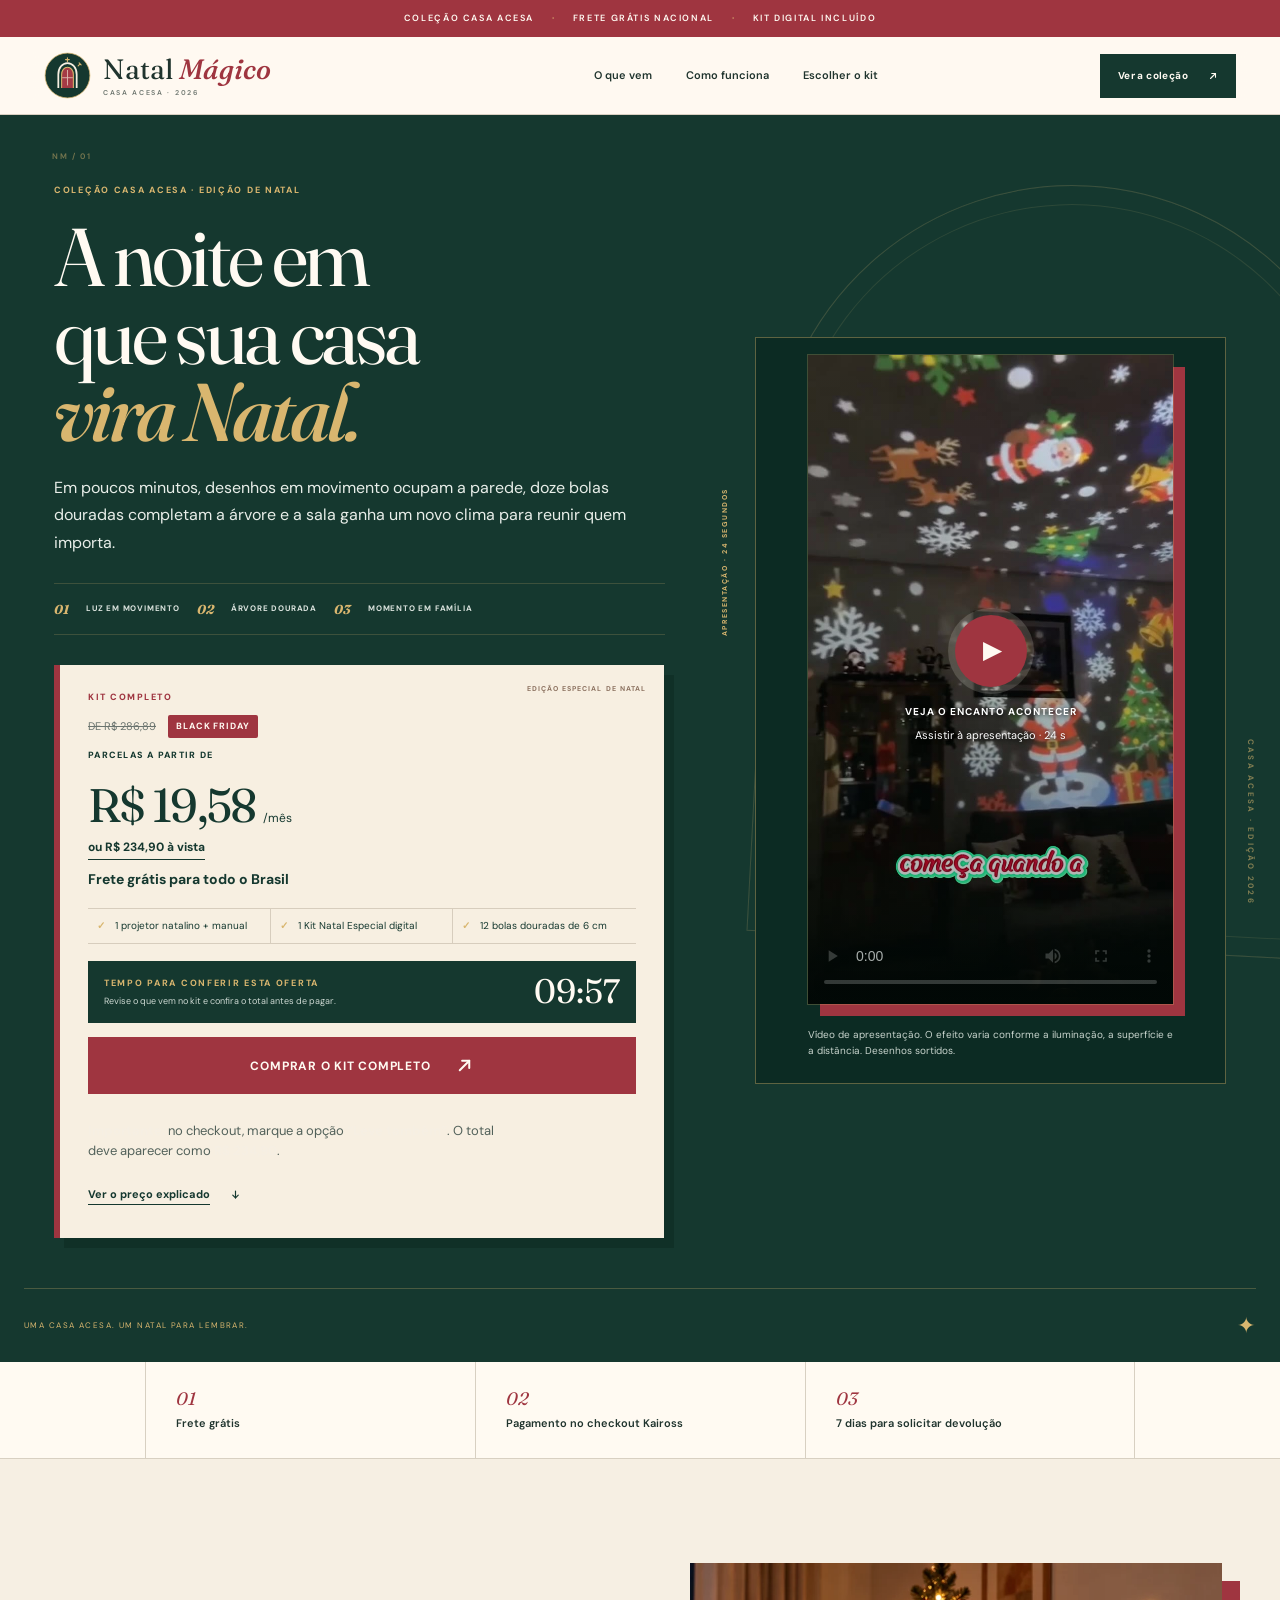
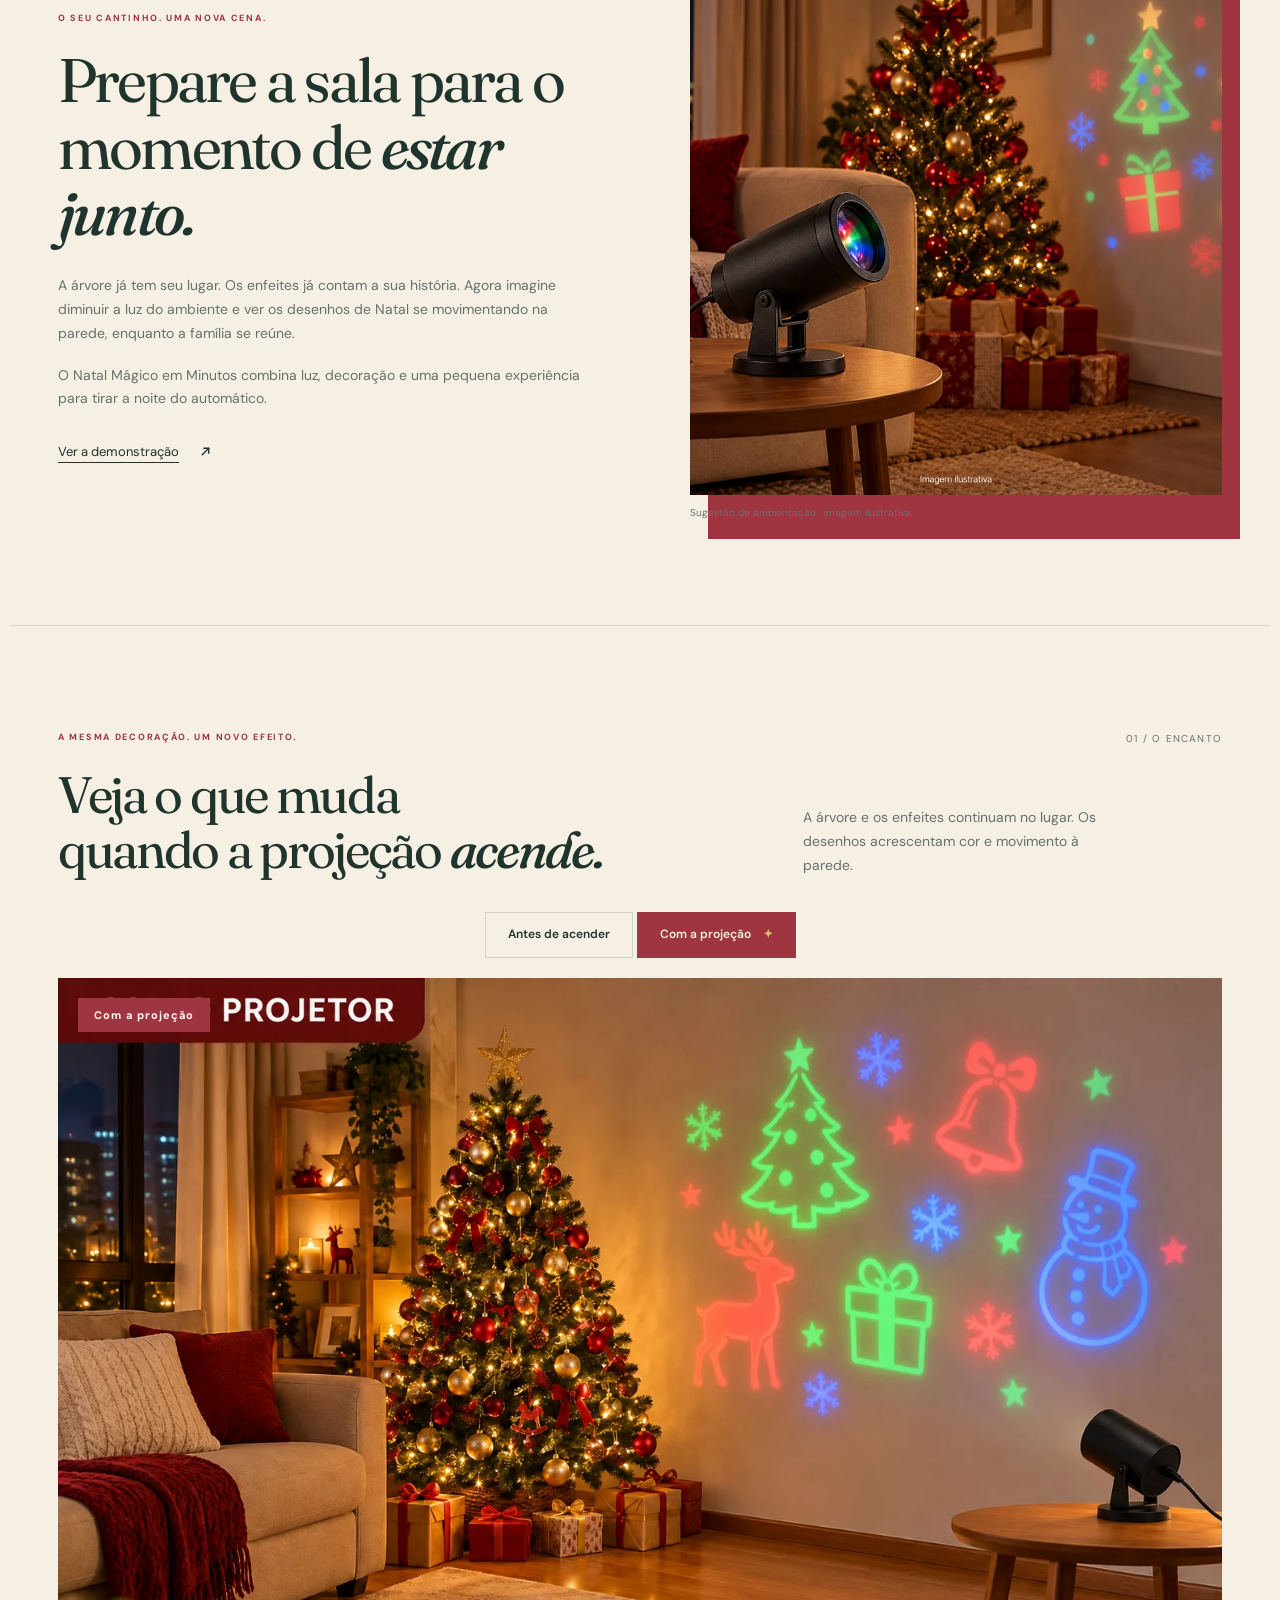
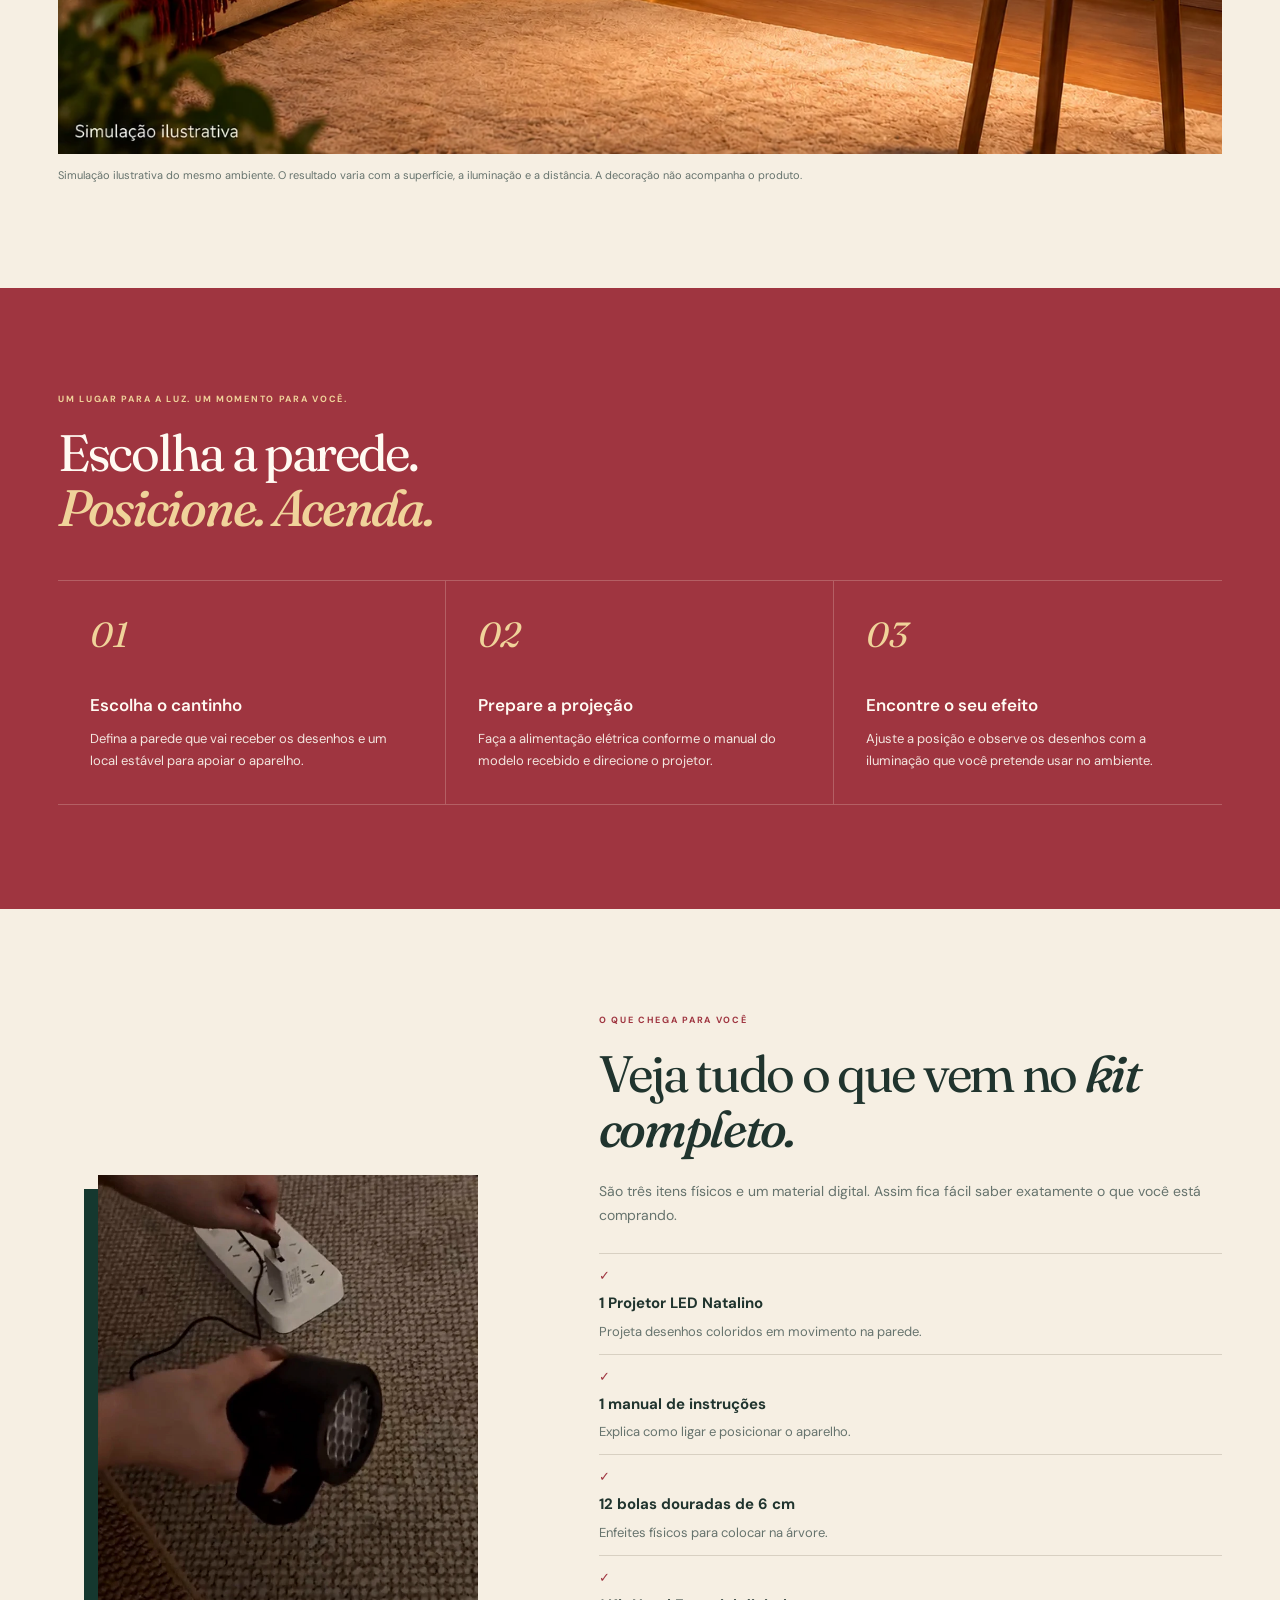
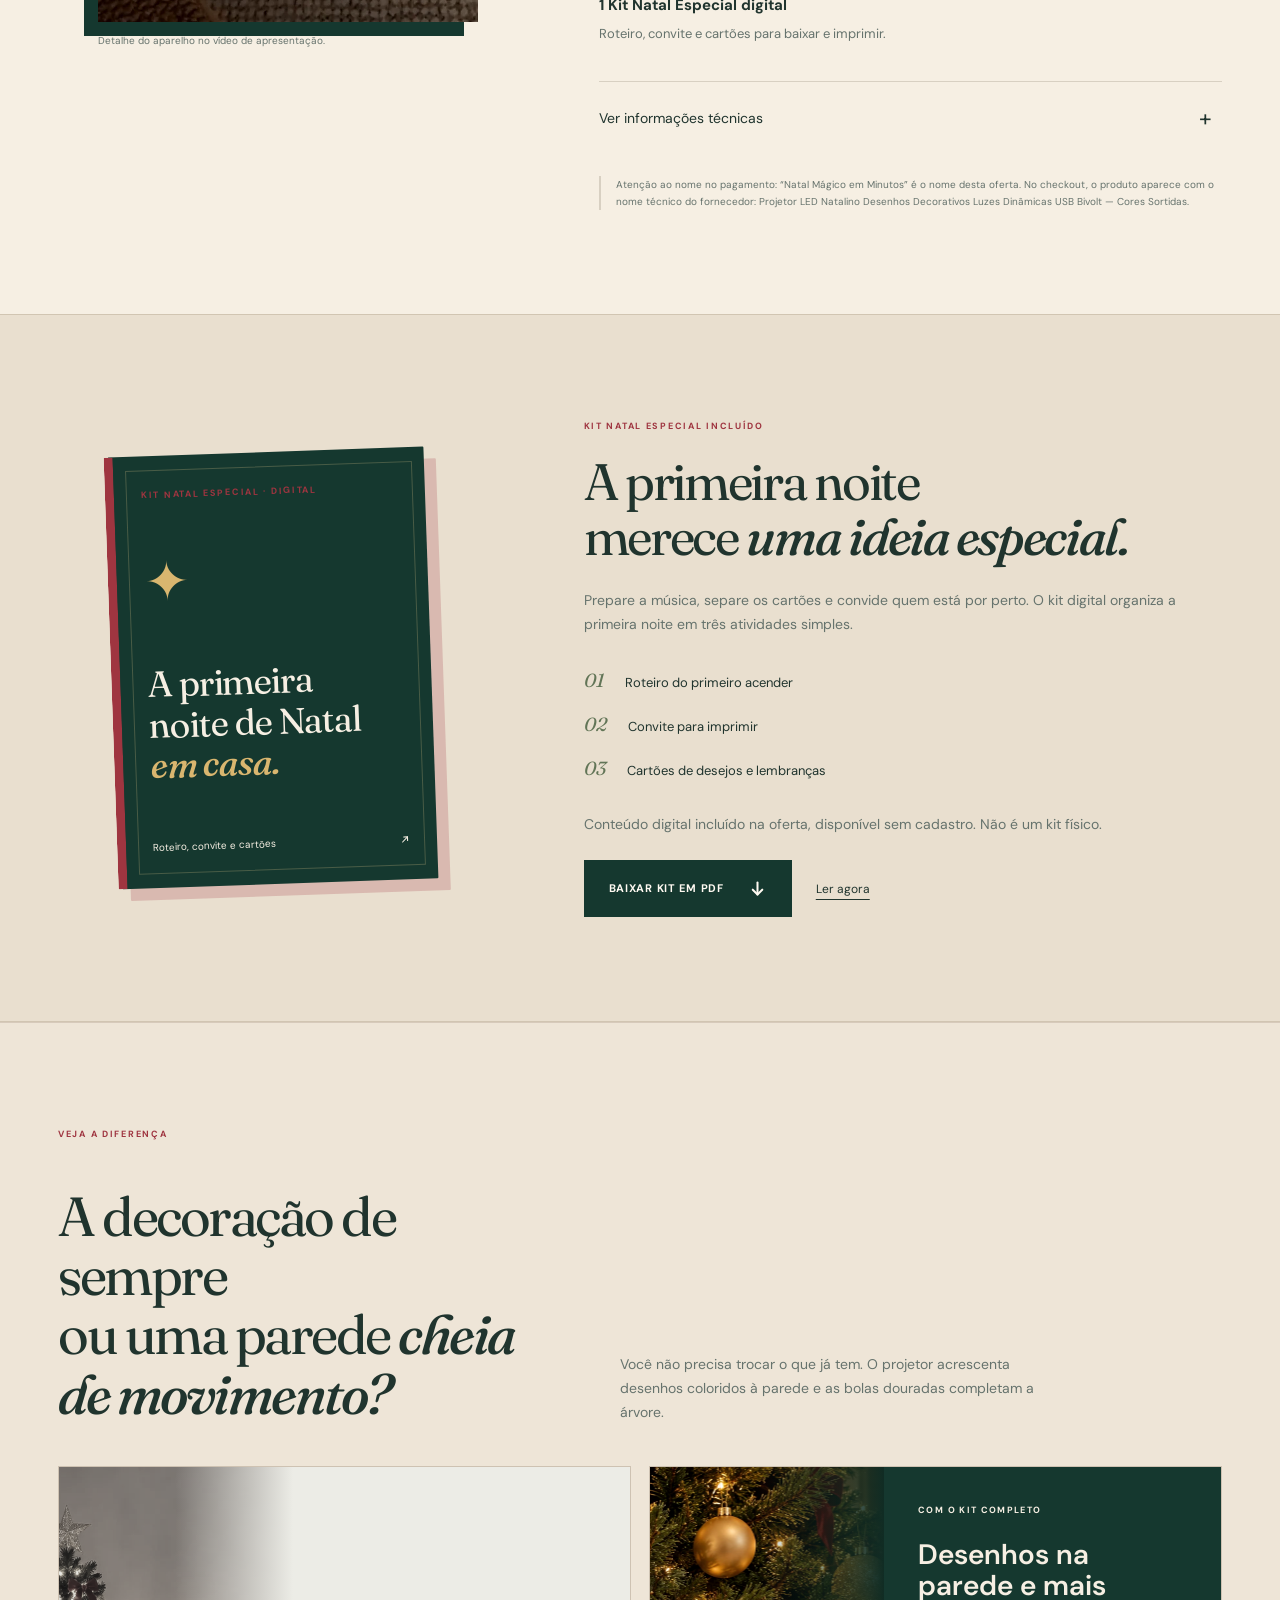
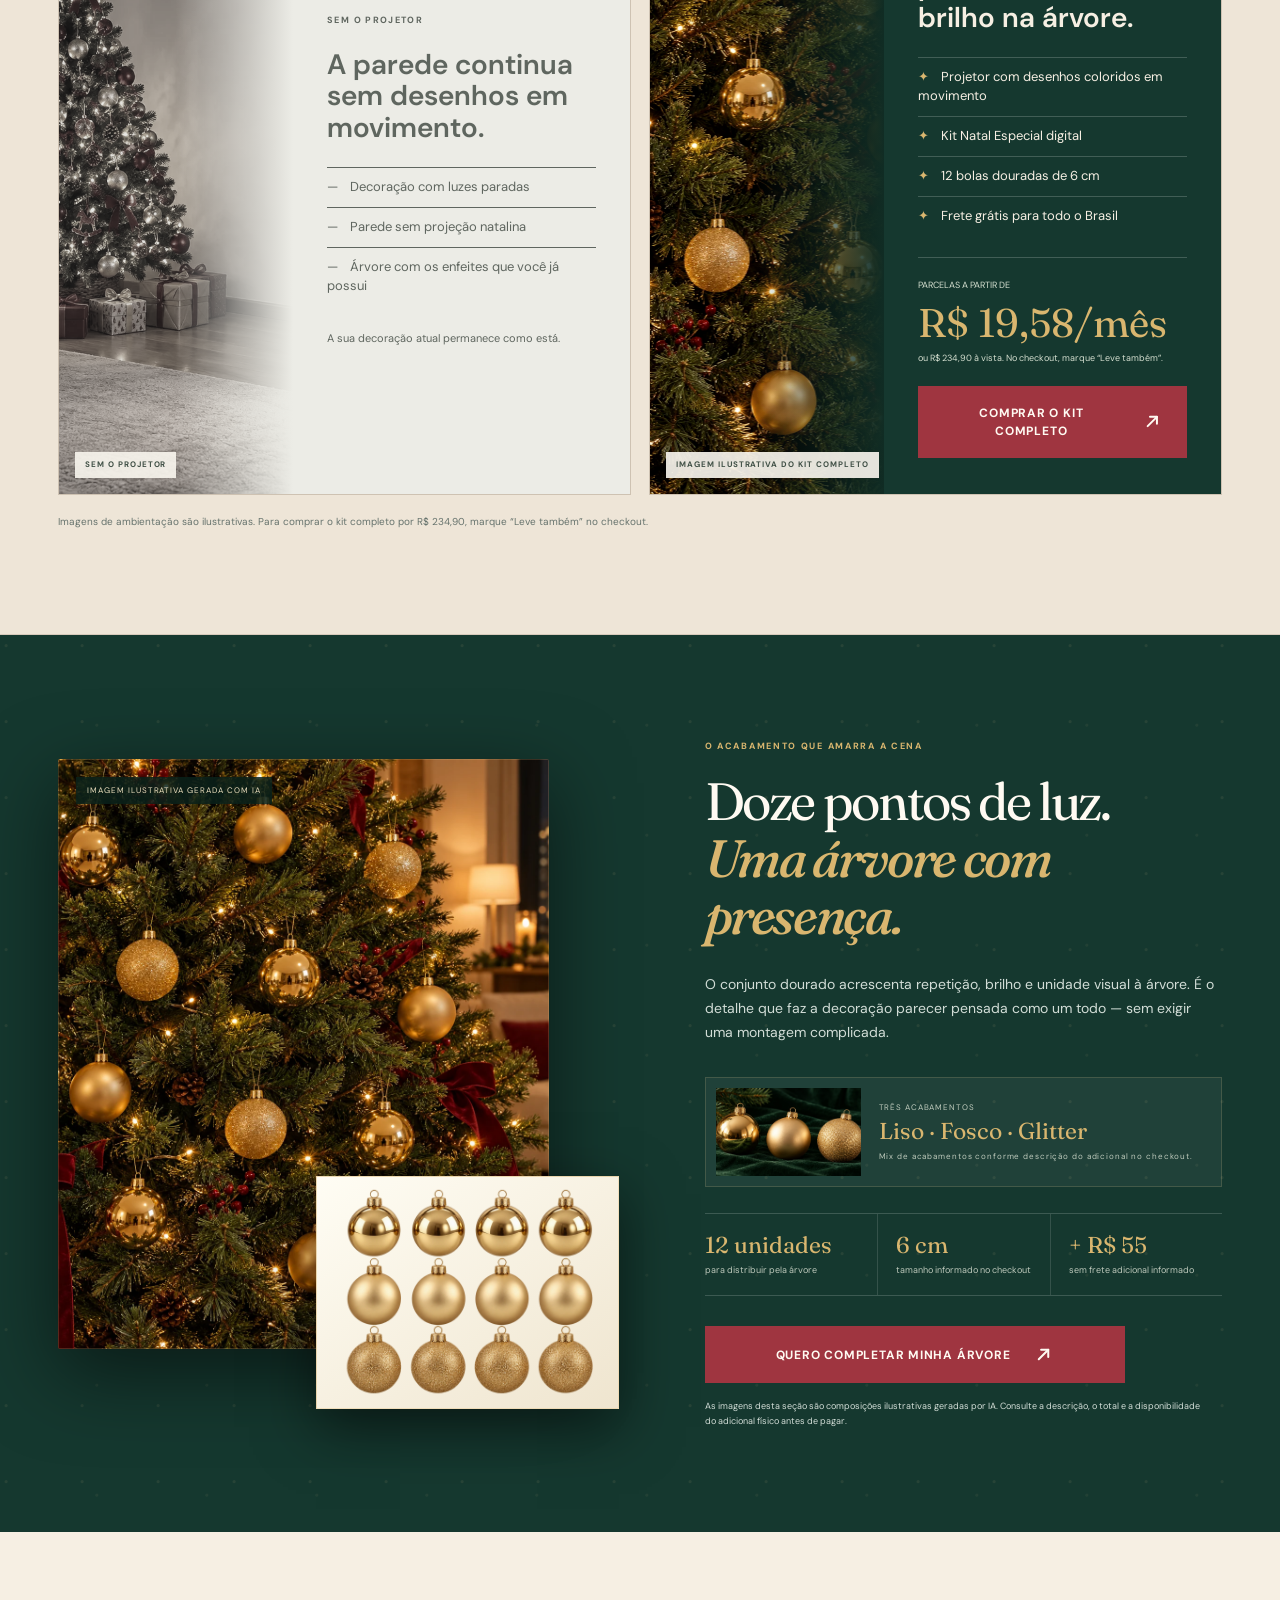
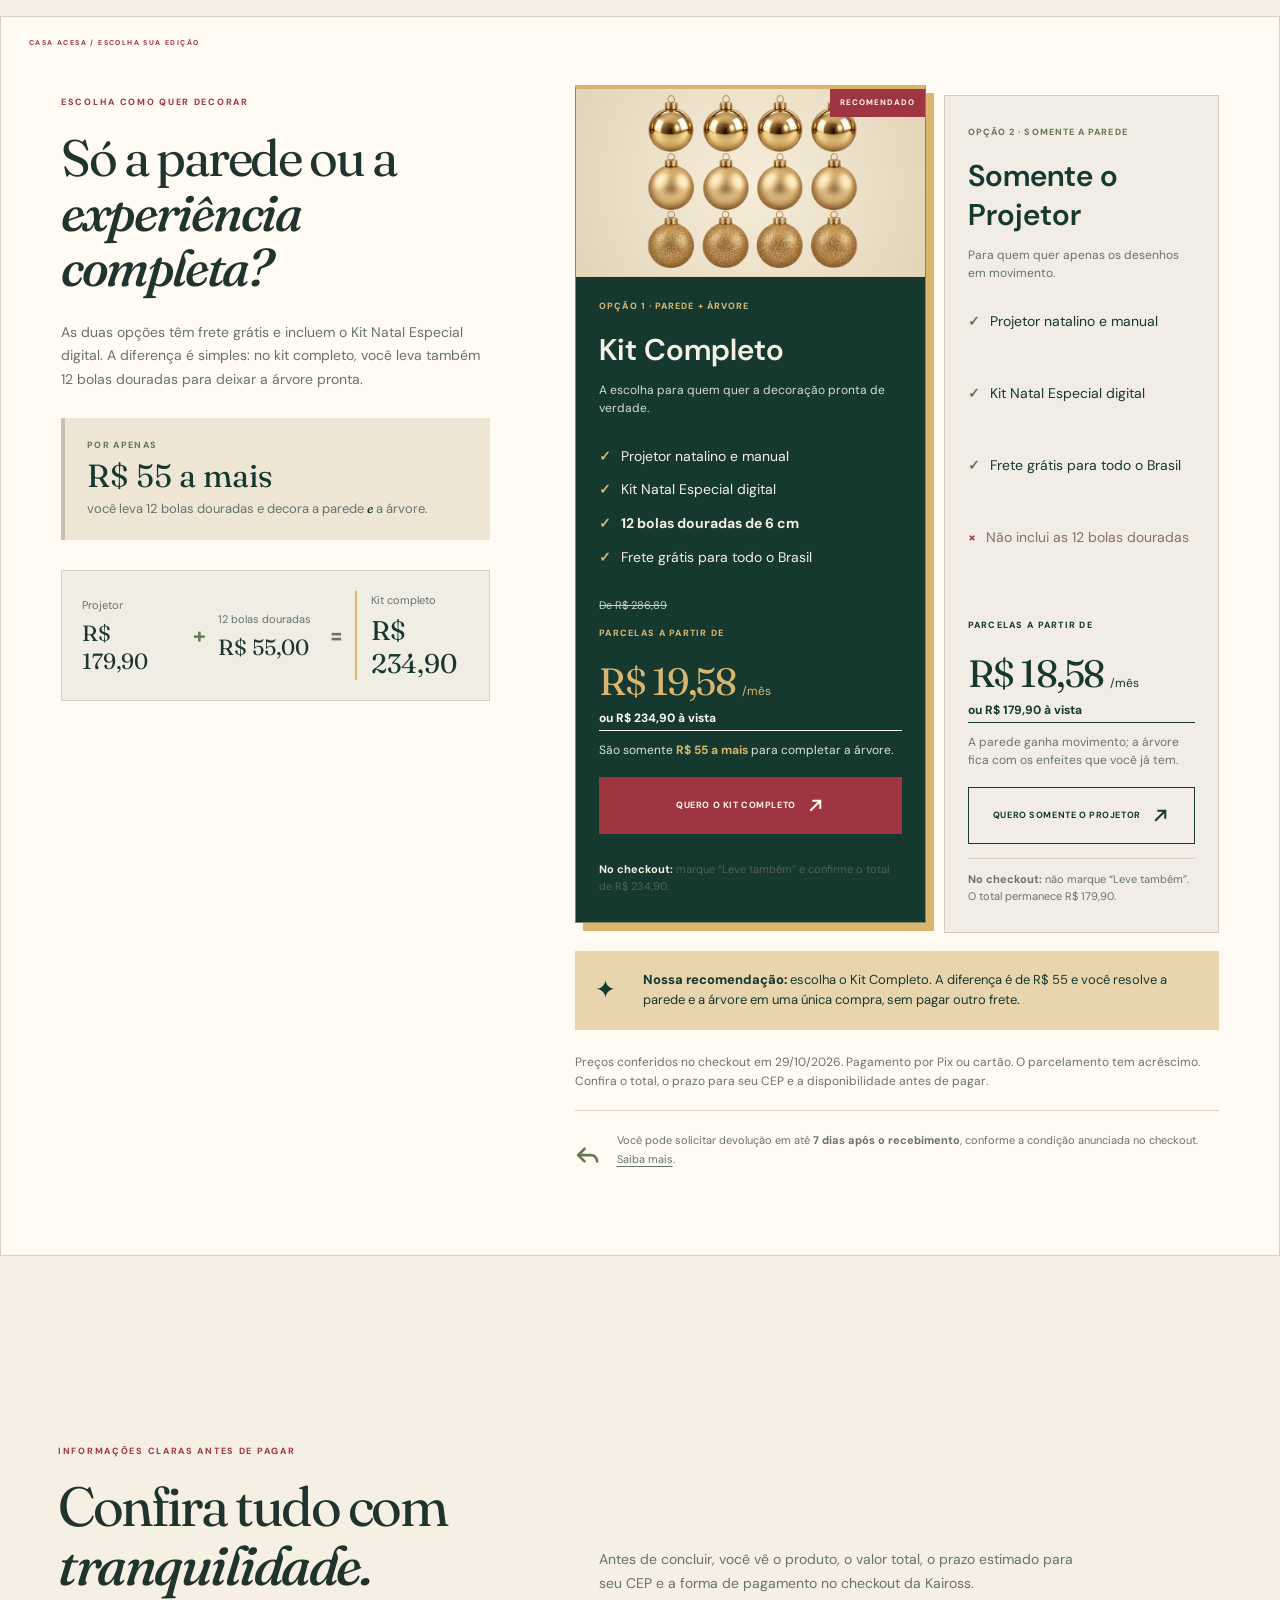
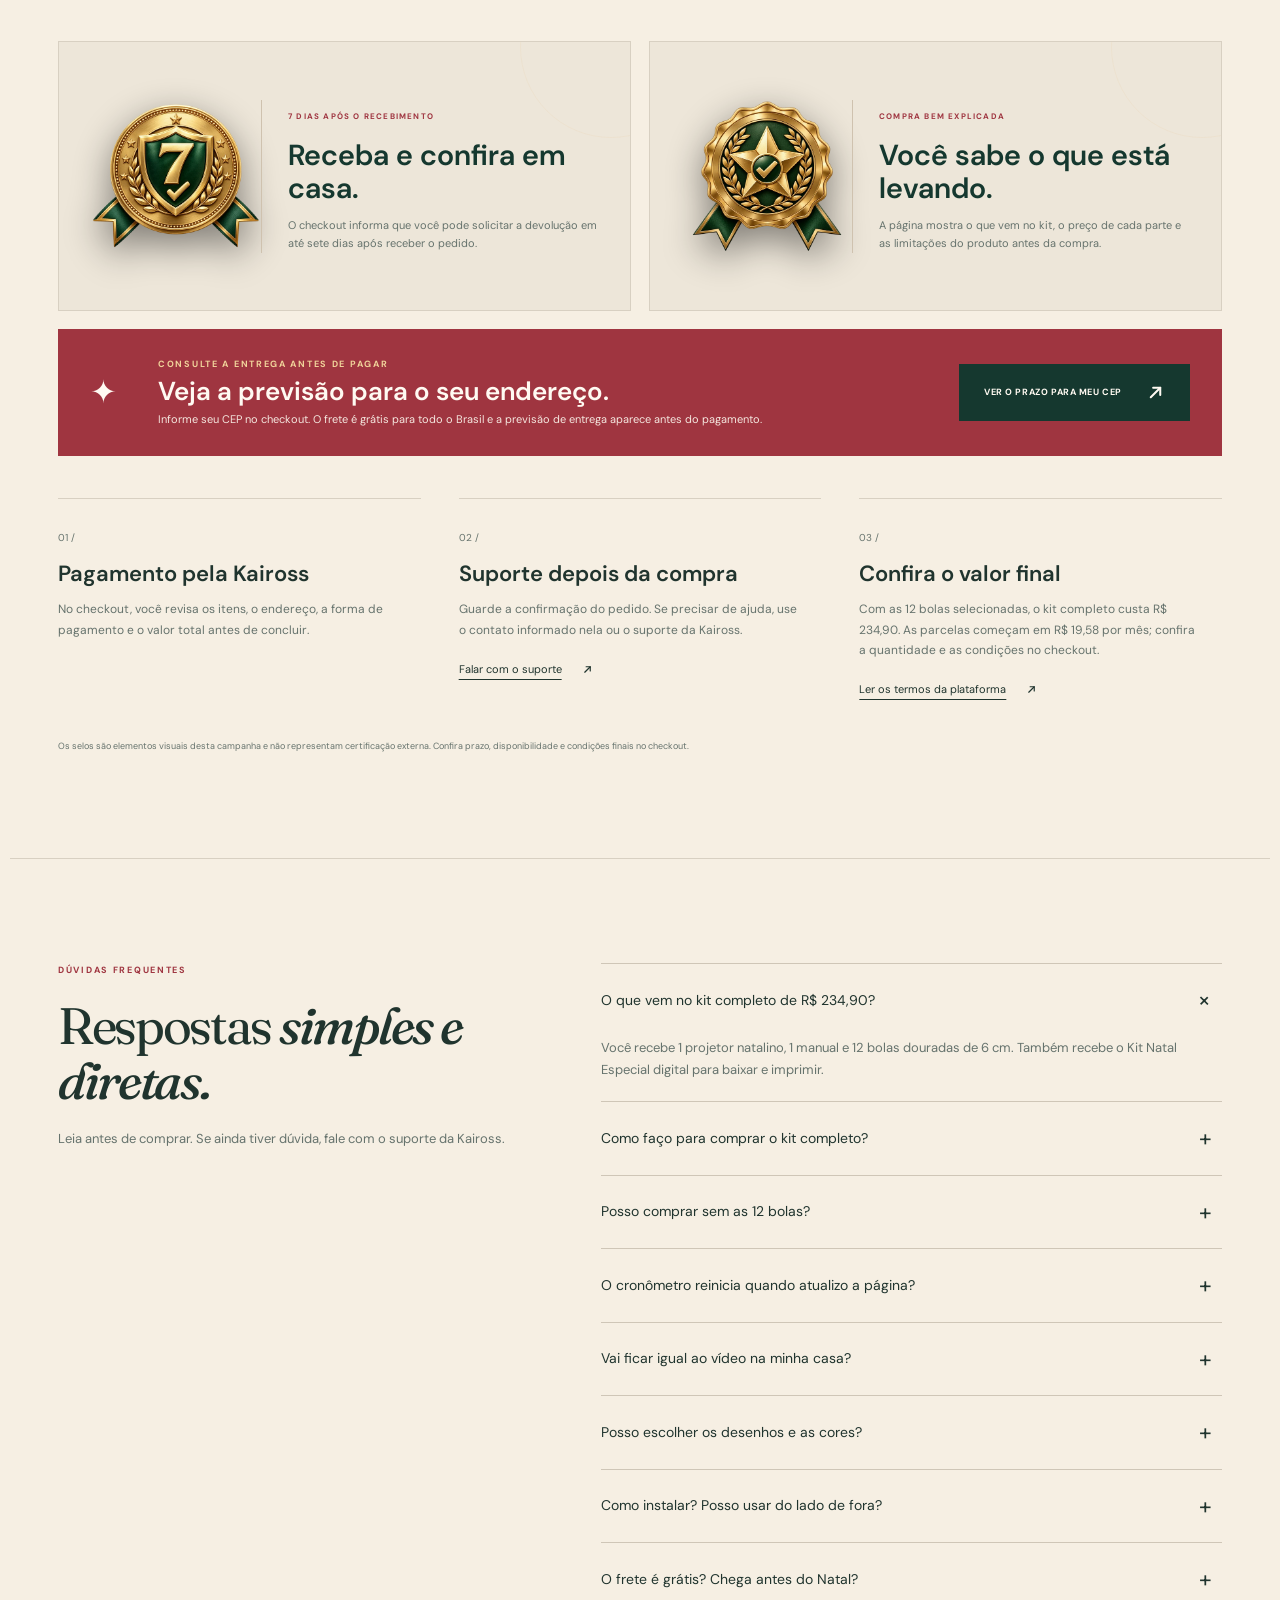
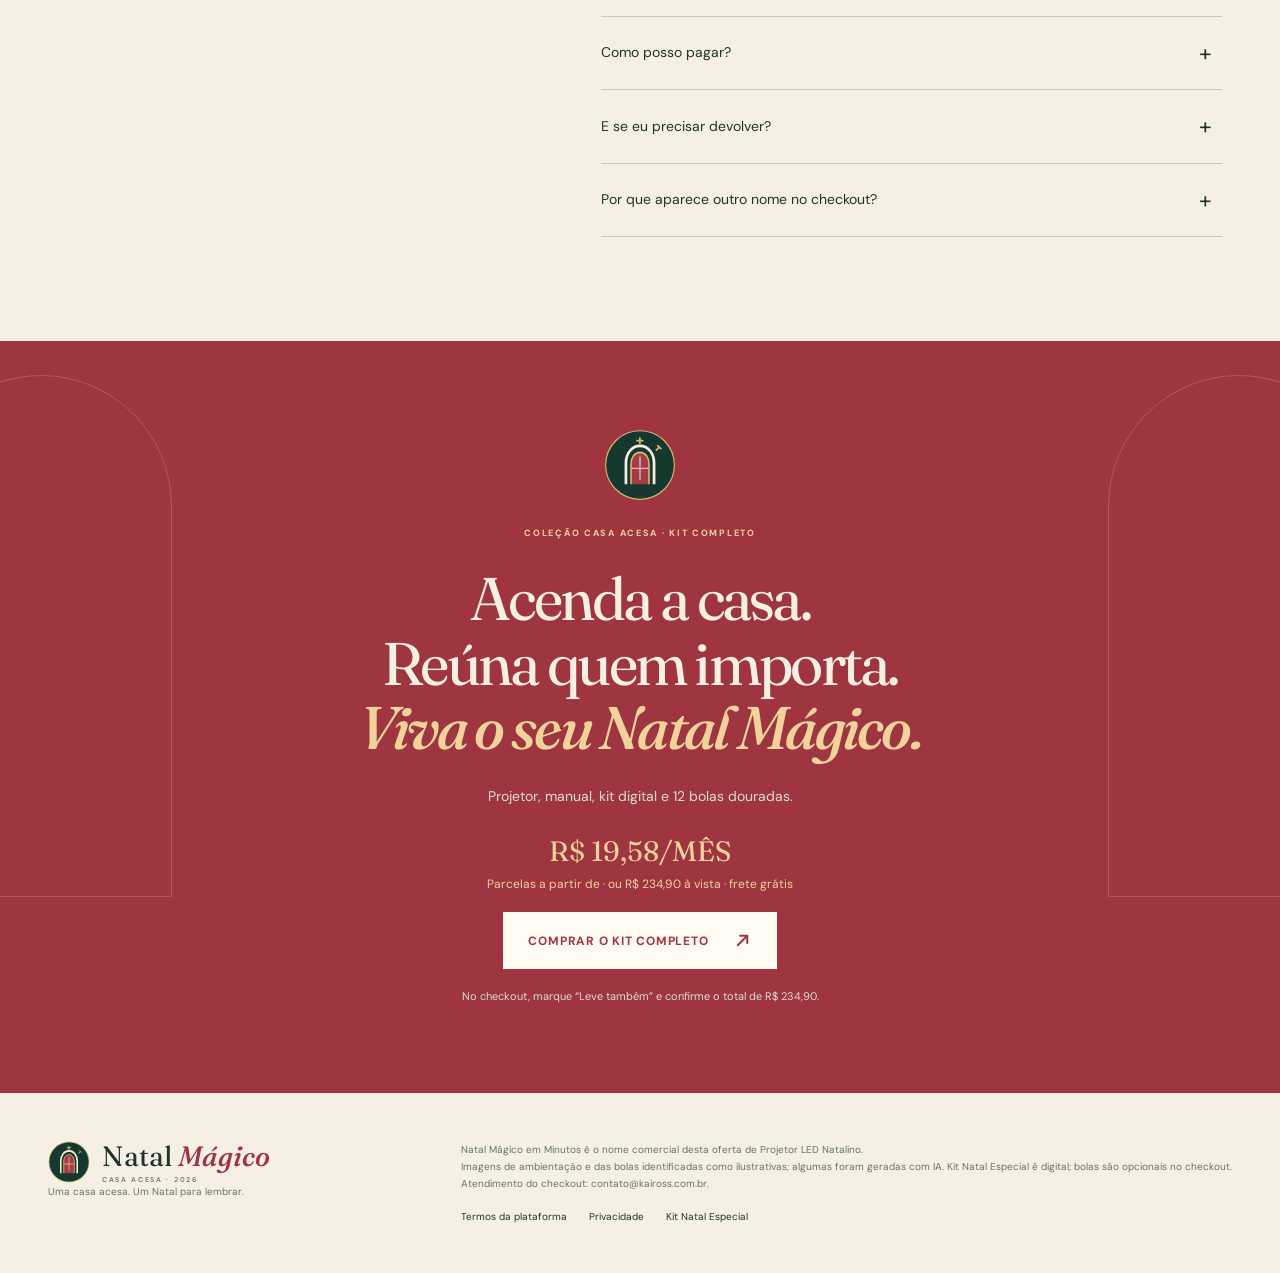
<file: index.html>
<!doctype html>
<html lang="pt-BR">
<head>
<meta charset="utf-8"><meta name="viewport" content="width=device-width,initial-scale=1">
<title>Natal Mágico em Minutos | Projetor + Kit Natal Especial</title>
<meta name="description" content="Kit completo Natal Mágico: projetor natalino, manual, Kit Natal Especial digital e 12 bolas douradas por R$ 234,90, com frete grátis.">
<meta name="theme-color" content="#15382f">
<meta property="og:title" content="Natal Mágico em Minutos — acenda, decore e viva o momento.">
<meta property="og:description" content="Projetor natalino + Kit Natal Especial digital. Complete com 12 bolas douradas no checkout.">
<meta property="og:type" content="website"><meta property="og:locale" content="pt_BR">
<meta property="og:image" content="https://projetornatalino.vercel.app/assets/bolas-douradas-arvore.webp">
<link rel="icon" href="favicon.svg" type="image/svg+xml"><link rel="preconnect" href="https://fonts.googleapis.com"><link rel="preconnect" href="https://fonts.gstatic.com" crossorigin><link href="https://fonts.googleapis.com/css2?family=DM+Sans:wght@400;500;600;700&amp;family=Fraunces:ital,opsz,wght@0,9..144,400;0,9..144,600;1,9..144,500&amp;display=swap" rel="stylesheet"><link rel="stylesheet" href="lume.css?v=17">
<!-- Meta Pixel Code -->
<script>
!function(f,b,e,v,n,t,s)
{if(f.fbq)return;n=f.fbq=function(){n.callMethod?
n.callMethod.apply(n,arguments):n.queue.push(arguments)};
if(!f._fbq)f._fbq=n;n.push=n;n.loaded=!0;n.version='2.0';
n.queue=[];t=b.createElement(e);t.async=!0;
t.src=v;s=b.getElementsByTagName(e)[0];
s.parentNode.insertBefore(t,s)}(window, document,'script',
'https://connect.facebook.net/en_US/fbevents.js');
fbq('init', '1838303714208051');
fbq('track', 'PageView');
</script>
<!-- End Meta Pixel Code -->
</head><body class="brand-atelier">
<a class="skip-link" href="#conteudo">Pular para o conteúdo</a>
<noscript><img height="1" width="1" style="display:none" src="https://www.facebook.com/tr?id=1838303714208051&amp;ev=PageView&amp;noscript=1" alt=""></noscript>
<div class="announcement">COLEÇÃO CASA ACESA <span aria-hidden="true">·</span> FRETE GRÁTIS NACIONAL <span aria-hidden="true">·</span> KIT DIGITAL INCLUÍDO</div>
<header class="site-header"><a class="wordmark" href="#inicio" aria-label="Natal Mágico, início"><img class="brand-mark" src="assets/natal-magico-selo.svg" alt="" width="48" height="48"><span class="brand-name">Natal <em>Mágico</em><small>CASA ACESA · 2026</small></span></a><nav aria-label="Principal"><a href="#detalhes">O que vem</a><a href="#efeito">Como funciona</a><a href="#oferta">Escolher o kit</a></nav><a class="header-buy" href="#oferta">Ver a coleção <span aria-hidden="true">↗</span></a></header>
<main id="conteudo">
<section class="hero" id="inicio" aria-labelledby="hero-title"><div class="hero-inner">
<div class="hero-heading"><p class="eyebrow">COLEÇÃO CASA ACESA · EDIÇÃO DE NATAL</p><h1 id="hero-title">A noite em que sua casa <em>vira Natal.</em></h1><p class="intro">Em poucos minutos, desenhos em movimento ocupam a parede, doze bolas douradas completam a árvore e a sala ganha um novo clima para reunir quem importa.</p><p class="hero-signature" aria-label="Projeção em movimento, decoração dourada e ritual em família"><span>01</span> LUZ EM MOVIMENTO <span>02</span> ÁRVORE DOURADA <span>03</span> MOMENTO EM FAMÍLIA</p></div>
<figure class="hero-media" id="video-produto"><div class="video-shell"><video id="product-video" width="720" height="1280" controls playsinline webkit-playsinline preload="metadata" poster="assets/vsl-projetor-capa.jpg" x-webkit-airplay="allow" aria-label="Apresentação do Natal Mágico em Minutos" aria-describedby="video-caption"><source src="assets/lume-noel-demo-ios.mp4" type="video/mp4"><track kind="captions" src="assets/lume-noel.vtt" srclang="pt-BR" label="Português" default>Seu navegador não suporta vídeo. <a href="assets/lume-noel-demo-ios.mp4">Abrir apresentação</a>.</video><button class="video-play" type="button" aria-controls="product-video"><span class="play-circle" aria-hidden="true">▶</span><span>VEJA O ENCANTO ACONTECER<small>Assistir à apresentação · 24 s</small></span></button></div><figcaption id="video-caption">Vídeo de apresentação. O efeito varia conforme a iluminação, a superfície e a distância. Desenhos sortidos.</figcaption><p class="video-status" role="status" aria-live="polite"></p><noscript><a class="light-link" href="assets/lume-noel-demo-ios.mp4">Abrir vídeo de apresentação</a></noscript></figure>
<div class="hero-offer"><p class="offer-name">KIT COMPLETO</p><div class="bf-price"><span>DE R$ 286,89</span><strong>BLACK FRIDAY</strong></div><p class="installment-caption">PARCELAS A PARTIR DE</p><p class="price">R$ 19,58 <span>/mês</span></p><p class="total-price">ou R$ 234,90 à vista</p><p class="shipping">Frete grátis para todo o Brasil</p><ul class="hero-includes"><li>1 projetor natalino + manual</li><li>1 Kit Natal Especial digital</li><li>12 bolas douradas de 6 cm</li></ul><div class="countdown-card" data-countdown-card><span class="eyebrow">TEMPO PARA CONFERIR ESTA OFERTA</span><time class="countdown" data-countdown datetime="PT10M" aria-label="10 minutos restantes">10:00</time><p data-countdown-copy>Revise o que vem no kit e confira o total antes de pagar.</p><p class="sr-only" data-countdown-status aria-live="polite"></p></div><a class="button gold" href="https://pay.kaiross.com.br/gt3XULKfwOzV">COMPRAR O KIT COMPLETO<span aria-hidden="true">↗</span></a><p class="checkout-help"><strong>Importante:</strong> no checkout, marque a opção <strong>“Leve também”</strong>. O total deve aparecer como <strong>R$ 234,90</strong>.</p><a class="light-link" href="#oferta">Ver o preço explicado <span aria-hidden="true">↓</span></a></div>
</div><div class="hero-bottom"><span>UMA CASA ACESA. UM NATAL PARA LEMBRAR.</span><span aria-hidden="true">✦</span></div></section>
<div class="benefit-strip" aria-label="Destaques da compra"><span><b aria-hidden="true">✓</b> Frete grátis</span><span><b aria-hidden="true">✓</b> Pagamento no checkout Kaiross</span><span><b aria-hidden="true">✓</b> 7 dias para solicitar devolução</span></div>

<section class="section story" aria-labelledby="story-title"><div class="story-copy"><p class="eyebrow">O SEU CANTINHO. UMA NOVA CENA.</p><h2 id="story-title">Prepare a sala para o momento de <em>estar junto.</em></h2><p>A árvore já tem seu lugar. Os enfeites já contam a sua história. Agora imagine diminuir a luz do ambiente e ver os desenhos de Natal se movimentando na parede, enquanto a família se reúne.</p><p>O Natal Mágico em Minutos combina luz, decoração e uma pequena experiência para tirar a noite do automático.</p><a class="text-link" href="#video-produto">Ver a demonstração <span aria-hidden="true">↗</span></a></div><figure class="story-photo"><img src="assets/sala-lume.webp" alt="Sugestão ilustrativa de uma sala com árvore e projeção de desenhos natalinos" width="1200" height="1200" loading="lazy"><figcaption>Sugestão de ambientação · imagem ilustrativa</figcaption></figure></section>

<section class="section effect" id="efeito" aria-labelledby="effect-title"><div class="section-top"><p class="eyebrow">A MESMA DECORAÇÃO. UM NOVO EFEITO.</p><span class="section-number">01 / O ENCANTO</span></div><div class="split-heading"><h2 id="effect-title">Veja o que muda<br> quando a projeção <em>acende.</em></h2><p>A árvore e os enfeites continuam no lugar. Os desenhos acrescentam cor e movimento à parede.</p></div><div class="comparison-switch" role="group" aria-label="Comparar a ambientação"><button type="button" data-scene="before" aria-pressed="false" aria-controls="comparison-image">Antes de acender</button><button type="button" class="active" data-scene="after" aria-pressed="true" aria-controls="comparison-image">Com a projeção <span aria-hidden="true">✦</span></button></div><figure class="comparison-figure"><img id="comparison-image" src="assets/depois-lume.webp" width="1440" height="960" alt="Simulação da sala com desenhos natalinos projetados na parede" loading="lazy"><span class="image-tag" id="comparison-label">Com a projeção</span><figcaption>Simulação ilustrativa do mesmo ambiente. O resultado varia com a superfície, a iluminação e a distância. A decoração não acompanha o produto.</figcaption></figure><p id="comparison-status" class="sr-only" aria-live="polite"></p><noscript><p>Antes de acender:</p><img src="assets/antes-lume.webp" alt="Simulação da mesma sala sem a projeção" loading="lazy"></noscript></section>

<section class="steps-band" aria-labelledby="steps-title"><div class="section"><p class="eyebrow">UM LUGAR PARA A LUZ. UM MOMENTO PARA VOCÊ.</p><h2 id="steps-title">Escolha a parede.<br> <em>Posicione. Acenda.</em></h2><div class="steps"><article><span>01</span><h3>Escolha o cantinho</h3><p>Defina a parede que vai receber os desenhos e um local estável para apoiar o aparelho.</p></article><article><span>02</span><h3>Prepare a projeção</h3><p>Faça a alimentação elétrica conforme o manual do modelo recebido e direcione o projetor.</p></article><article><span>03</span><h3>Encontre o seu efeito</h3><p>Ajuste a posição e observe os desenhos com a iluminação que você pretende usar no ambiente.</p></article></div></div></section>

<section class="section product" id="detalhes" aria-labelledby="product-title"><figure class="product-photo"><img src="assets/aparelho-lume.webp" width="720" height="1280" alt="Detalhe do aparelho e da conexão, extraído do vídeo de apresentação" loading="lazy"><figcaption>Detalhe do aparelho no vídeo de apresentação.</figcaption></figure><div class="product-copy"><p class="eyebrow">O QUE CHEGA PARA VOCÊ</p><h2 id="product-title">Veja tudo o que vem no <em>kit completo.</em></h2><p>São três itens físicos e um material digital. Assim fica fácil saber exatamente o que você está comprando.</p><ul class="check-list clear-list"><li><strong>1 Projetor LED Natalino</strong><span>Projeta desenhos coloridos em movimento na parede.</span></li><li><strong>1 manual de instruções</strong><span>Explica como ligar e posicionar o aparelho.</span></li><li><strong>12 bolas douradas de 6 cm</strong><span>Enfeites físicos para colocar na árvore.</span></li><li><strong>1 Kit Natal Especial digital</strong><span>Roteiro, convite e cartões para baixar e imprimir.</span></li></ul><details class="specs"><summary>Ver informações técnicas <span aria-hidden="true">+</span></summary><dl><div><dt>Efeito</dt><dd>Desenhos natalinos em movimento</dd></div><div><dt>Iluminação</dt><dd>LED RGB multicolorido</dd></div><div><dt>Voltagem informada</dt><dd>Bivolt automático 110 V/220 V</dd></div><div><dt>Variações</dt><dd>Desenhos e cores sortidos</dd></div></dl><p class="fine-print">Siga o manual do modelo recebido para a conexão elétrica. Use em local protegido de chuva e umidade. A cobertura depende da distância, da superfície e da iluminação.</p></details><p class="supplier-note"><strong>Atenção ao nome no pagamento:</strong> “Natal Mágico em Minutos” é o nome desta oferta. No checkout, o produto aparece com o nome técnico do fornecedor: <strong>Projetor LED Natalino Desenhos Decorativos Luzes Dinâmicas USB Bivolt — Cores Sortidas.</strong></p></div></section>

<section class="guide-band" id="roteiro" aria-labelledby="guide-title"><div class="section guide-layout"><a href="roteiro.html" class="guide-cover" aria-label="Abrir o Kit Natal Especial"><span class="eyebrow">KIT NATAL ESPECIAL · DIGITAL</span><span class="cover-star" aria-hidden="true">✦</span><span class="cover-title">A primeira<br> noite de Natal<br> <em>em casa.</em></span><span class="cover-bottom">Roteiro, convite e cartões <span aria-hidden="true">↗</span></span></a><div class="guide-copy"><p class="eyebrow">KIT NATAL ESPECIAL INCLUÍDO</p><h2 id="guide-title">A primeira noite<br> merece <em>uma ideia especial.</em></h2><p>Prepare a música, separe os cartões e convide quem está por perto. O kit digital organiza a primeira noite em três atividades simples.</p><ul class="guide-list"><li><span>01</span> Roteiro do primeiro acender</li><li><span>02</span> Convite para imprimir</li><li><span>03</span> Cartões de desejos e lembranças</li></ul><p class="fine-print">Conteúdo digital incluído na oferta, disponível sem cadastro. Não é um kit físico.</p><div class="guide-actions"><a class="button green" href="downloads/primeira-noite-de-natal.pdf" download>BAIXAR KIT EM PDF <span aria-hidden="true">↓</span></a><a class="text-link" href="roteiro.html">Ler agora</a></div></div></div></section>

<section class="experience-compare" id="comparativo" aria-labelledby="compare-title"><div class="section"><div class="compare-heading"><p class="eyebrow">VEJA A DIFERENÇA</p><h2 id="compare-title">A decoração de sempre<br> ou uma parede <em>cheia de movimento?</em></h2><p>Você não precisa trocar o que já tem. O projetor acrescenta desenhos coloridos à parede e as bolas douradas completam a árvore.</p></div><div class="experience-grid"><article class="experience-card plain"><figure class="experience-media"><img src="assets/antes-lume.webp" alt="Sala natalina sem o efeito de projeção" width="1440" height="960" loading="lazy"><figcaption>Sem o projetor</figcaption></figure><div class="experience-content"><span class="experience-tag">SEM O PROJETOR</span><h3>A parede continua sem desenhos em movimento.</h3><ul><li>Decoração com luzes paradas</li><li>Parede sem projeção natalina</li><li>Árvore com os enfeites que você já possui</li></ul><p class="experience-note">A sua decoração atual permanece como está.</p></div></article><article class="experience-card magic"><figure class="experience-media"><img src="assets/bolas-douradas-arvore.webp" alt="Árvore de Natal decorada com doze bolas douradas em diferentes acabamentos" width="1254" height="1254" loading="lazy"><figcaption>Imagem ilustrativa do kit completo</figcaption></figure><div class="experience-content"><span class="experience-tag">COM O KIT COMPLETO</span><h3>Desenhos na parede e mais brilho na árvore.</h3><ul><li>Projetor com desenhos coloridos em movimento</li><li>Kit Natal Especial digital</li><li>12 bolas douradas de 6 cm</li><li>Frete grátis para todo o Brasil</li></ul><div class="combo-price"><span>PARCELAS A PARTIR DE</span><strong>R$ 19,58/mês</strong><small>ou R$ 234,90 à vista. No checkout, marque “Leve também”.</small></div><a class="button gold" href="https://pay.kaiross.com.br/gt3XULKfwOzV">COMPRAR O KIT COMPLETO <span aria-hidden="true">↗</span></a></div></article></div><p class="comparison-disclaimer">Imagens de ambientação são ilustrativas. Para comprar o kit completo por R$ 234,90, marque “Leve também” no checkout.</p></div></section>

<section class="gold-kit" aria-labelledby="gold-kit-title"><div class="section gold-kit-layout"><div class="gold-kit-gallery"><figure class="gold-tree"><img src="assets/bolas-douradas-arvore.webp" alt="Sugestão ilustrativa de árvore decorada com doze bolas douradas" width="1254" height="1254" loading="lazy"><figcaption>Imagem ilustrativa gerada com IA</figcaption></figure><figure class="gold-pack"><img src="assets/bolas-douradas-12.webp" alt="Composição ilustrativa do conjunto com doze bolas douradas" width="1200" height="900" loading="lazy"></figure></div><div class="gold-kit-copy"><p class="eyebrow">O ACABAMENTO QUE AMARRA A CENA</p><h2 id="gold-kit-title">Doze pontos de luz.<br><em>Uma árvore com presença.</em></h2><p>O conjunto dourado acrescenta repetição, brilho e unidade visual à árvore. É o detalhe que faz a decoração parecer pensada como um todo — sem exigir uma montagem complicada.</p><div class="finish-panel"><img src="assets/bolas-douradas-texturas.webp" alt="Detalhe ilustrativo dos acabamentos brilhante, fosco e glitter das bolas douradas" width="1600" height="800" loading="lazy"><div><span>TRÊS ACABAMENTOS</span><strong>Liso · Fosco · Glitter</strong><small>Mix de acabamentos conforme descrição do adicional no checkout.</small></div></div><ul class="gold-facts"><li><strong>12 unidades</strong><span>para distribuir pela árvore</span></li><li><strong>6 cm</strong><span>tamanho informado no checkout</span></li><li><strong>+ R$ 55</strong><span>sem frete adicional informado</span></li></ul><a class="button gold" href="https://pay.kaiross.com.br/gt3XULKfwOzV">QUERO COMPLETAR MINHA ÁRVORE <span aria-hidden="true">↗</span></a><p class="illustrative-note">As imagens desta seção são composições ilustrativas geradas por IA. Consulte a descrição, o total e a disponibilidade do adicional físico antes de pagar.</p></div></div></section>

<section class="section offer choice-offer" id="oferta" aria-labelledby="offer-title"><div class="offer-story"><p class="eyebrow">ESCOLHA COMO QUER DECORAR</p><h2 id="offer-title">Só a parede ou a <em>experiência completa?</em></h2><p>As duas opções têm frete grátis e incluem o Kit Natal Especial digital. A diferença é simples: no kit completo, você leva também 12 bolas douradas para deixar a árvore pronta.</p><div class="upgrade-callout"><span>POR APENAS</span><strong>R$ 55 a mais</strong><p>você leva 12 bolas douradas e decora a parede <em>e</em> a árvore.</p></div><div class="price-equation" aria-label="Cálculo do preço do kit completo"><div><span>Projetor</span><strong>R$ 179,90</strong></div><b aria-hidden="true">+</b><div><span>12 bolas douradas</span><strong>R$ 55,00</strong></div><b aria-hidden="true">=</b><div class="total"><span>Kit completo</span><strong>R$ 234,90</strong></div></div></div><div class="offer-options choice-options"><article class="purchase-card complete"><span class="recommended">RECOMENDADO</span><figure class="offer-ball-visual"><img src="assets/bolas-douradas-12.webp" alt="Doze bolas douradas, imagem ilustrativa" width="1200" height="900" loading="lazy"></figure><p class="choice-kicker">OPÇÃO 1 · PAREDE + ÁRVORE</p><h3>Kit Completo</h3><p class="choice-promise">A escolha para quem quer a decoração pronta de verdade.</p><ul class="card-checks"><li>Projetor natalino e manual</li><li>Kit Natal Especial digital</li><li><strong>12 bolas douradas de 6 cm</strong></li><li>Frete grátis para todo o Brasil</li></ul><p class="old-price">De R$ 286,89</p><p class="installment-caption">PARCELAS A PARTIR DE</p><p class="price">R$ 19,58 <span>/mês</span></p><p class="total-price">ou R$ 234,90 à vista</p><p class="upgrade-price">São somente <strong>R$ 55 a mais</strong> para completar a árvore.</p><a class="button gold" href="https://pay.kaiross.com.br/gt3XULKfwOzV">QUERO O KIT COMPLETO<span aria-hidden="true">↗</span></a><p class="checkout-help"><strong>No checkout:</strong> marque “Leve também” e confirme o total de R$ 234,90.</p></article><article class="purchase-card projector-only"><p class="choice-kicker">OPÇÃO 2 · SOMENTE A PAREDE</p><h3>Somente o Projetor</h3><p class="choice-promise">Para quem quer apenas os desenhos em movimento.</p><ul class="card-checks"><li>Projetor natalino e manual</li><li>Kit Natal Especial digital</li><li>Frete grátis para todo o Brasil</li><li class="not-included">Não inclui as 12 bolas douradas</li></ul><p class="installment-caption">PARCELAS A PARTIR DE</p><p class="price">R$ 18,58 <span>/mês</span></p><p class="total-price">ou R$ 179,90 à vista</p><p class="projector-note">A parede ganha movimento; a árvore fica com os enfeites que você já tem.</p><a class="button outline" href="https://pay.kaiross.com.br/gt3XULKfwOzV">QUERO SOMENTE O PROJETOR<span aria-hidden="true">↗</span></a><p class="basic-checkout-help"><strong>No checkout:</strong> não marque “Leve também”. O total permanece R$ 179,90.</p></article><div class="choice-verdict"><span aria-hidden="true">✦</span><p><strong>Nossa recomendação:</strong> escolha o Kit Completo. A diferença é de R$ 55 e você resolve a parede e a árvore em uma única compra, sem pagar outro frete.</p></div><p class="microcopy offer-legal">Preços conferidos no checkout em 29/10/2026. Pagamento por Pix ou cartão. O parcelamento tem acréscimo. Confira o total, o prazo para seu CEP e a disponibilidade antes de pagar.</p><div class="card-return"><span aria-hidden="true">↶</span><p>Você pode solicitar devolução em até <strong>7 dias após o recebimento</strong>, conforme a condição anunciada no checkout. <a href="#compra">Saiba mais</a>.</p></div></div></section>

<section class="section confidence" id="compra" aria-labelledby="confidence-title"><div class="trust-heading"><p class="eyebrow">INFORMAÇÕES CLARAS ANTES DE PAGAR</p><h2 id="confidence-title">Confira tudo com <em>tranquilidade.</em></h2><p>Antes de concluir, você vê o produto, o valor total, o prazo estimado para seu CEP e a forma de pagamento no checkout da Kaiross.</p></div><div class="trust-seals"><article class="trust-seal"><img src="assets/selo-7-dias.webp" alt="" width="520" height="475" loading="lazy"><div><span>7 DIAS APÓS O RECEBIMENTO</span><h3>Receba e confira em casa.</h3><p>O checkout informa que você pode solicitar a devolução em até sete dias após receber o pedido.</p></div></article><article class="trust-seal"><img src="assets/selo-compromisso-qualidade.webp" alt="" width="520" height="475" loading="lazy"><div><span>COMPRA BEM EXPLICADA</span><h3>Você sabe o que está levando.</h3><p>A página mostra o que vem no kit, o preço de cada parte e as limitações do produto antes da compra.</p></div></article></div><div class="delivery-assurance"><span class="delivery-star" aria-hidden="true">✦</span><div><p class="eyebrow">CONSULTE A ENTREGA ANTES DE PAGAR</p><h3>Veja a previsão para o seu endereço.</h3><p>Informe seu CEP no checkout. O frete é grátis para todo o Brasil e a previsão de entrega aparece antes do pagamento.</p></div><a class="button green" href="https://pay.kaiross.com.br/gt3XULKfwOzV">VER O PRAZO PARA MEU CEP <span aria-hidden="true">↗</span></a></div><div class="confidence-grid"><article><span aria-hidden="true">01 /</span><h3>Pagamento pela Kaiross</h3><p>No checkout, você revisa os itens, o endereço, a forma de pagamento e o valor total antes de concluir.</p></article><article><span aria-hidden="true">02 /</span><h3>Suporte depois da compra</h3><p>Guarde a confirmação do pedido. Se precisar de ajuda, use o contato informado nela ou o suporte da Kaiross.</p><a class="text-link" href="mailto:contato@kaiross.com.br?subject=Atendimento%20ao%20pedido%20de%20Projetor%20Natalino">Falar com o suporte ↗</a></article><article><span aria-hidden="true">03 /</span><h3>Confira o valor final</h3><p>Com as 12 bolas selecionadas, o kit completo custa R$ 234,90. As parcelas começam em R$ 19,58 por mês; confira a quantidade e as condições no checkout.</p><a class="text-link" href="https://app.kaiross.com.br/termos" target="_blank" rel="noopener">Ler os termos da plataforma ↗</a></article></div><p class="trust-fine-print">Os selos são elementos visuais desta campanha e não representam certificação externa. Confira prazo, disponibilidade e condições finais no checkout.</p></section>

<section class="section faq" id="duvidas" aria-labelledby="faq-title"><div><p class="eyebrow">DÚVIDAS FREQUENTES</p><h2 id="faq-title">Respostas <em>simples e diretas.</em></h2><p>Leia antes de comprar. Se ainda tiver dúvida, fale com o suporte da Kaiross.</p></div><div class="questions"><details open><summary>O que vem no kit completo de R$ 234,90?<span aria-hidden="true">+</span></summary><p>Você recebe 1 projetor natalino, 1 manual e 12 bolas douradas de 6 cm. Também recebe o Kit Natal Especial digital para baixar e imprimir.</p></details><details><summary>Como faço para comprar o kit completo?<span aria-hidden="true">+</span></summary><p>Clique no botão de compra e, no checkout, marque “Leve também”. Antes de pagar, confira se o total é R$ 234,90.</p></details><details><summary>Posso comprar sem as 12 bolas?<span aria-hidden="true">+</span></summary><p>Sim. Se não marcar “Leve também”, você compra o projetor, o manual e o kit digital por R$ 179,90, com parcelas a partir de R$ 18,58 por mês. Confira as condições no checkout.</p></details><details><summary>O cronômetro reinicia quando atualizo a página?<span aria-hidden="true">+</span></summary><p>Não. O horário final fica salvo neste navegador. Atualizar, fechar ou reabrir a página não devolve o tempo que já passou.</p></details><details><summary>Vai ficar igual ao vídeo na minha casa?<span aria-hidden="true">+</span></summary><p>O resultado depende da distância, da parede e da claridade do ambiente. Diminua a luz e ajuste a posição do projetor até encontrar o melhor efeito.</p></details><details><summary>Posso escolher os desenhos e as cores?<span aria-hidden="true">+</span></summary><p>Não. Os desenhos e as cores são sortidos. A projeção é colorida e possui movimento.</p></details><details><summary>Como instalar? Posso usar do lado de fora?<span aria-hidden="true">+</span></summary><p>Coloque o aparelho em local firme, ligue conforme o manual e aponte para a parede. Proteja o projetor e as conexões da chuva e da umidade.</p></details><details><summary>O frete é grátis? Chega antes do Natal?<span aria-hidden="true">+</span></summary><p>O frete é grátis para todo o Brasil. Informe seu CEP no checkout para ver a previsão de entrega antes de pagar.</p></details><details><summary>Como posso pagar?<span aria-hidden="true">+</span></summary><p>Você pode pagar por Pix ou cartão. O parcelamento possui acréscimo e o valor final aparece no checkout.</p></details><details><summary>E se eu precisar devolver?<span aria-hidden="true">+</span></summary><p>O checkout informa que você pode solicitar a devolução em até sete dias após receber o pedido. Use o contato da confirmação da compra ou o suporte da Kaiross.</p></details><details><summary>Por que aparece outro nome no checkout?<span aria-hidden="true">+</span></summary><p>“Natal Mágico em Minutos” é o nome desta oferta. No checkout aparece o nome técnico usado pelo fornecedor para o projetor.</p></details></div></section>

<section class="closing"><img class="closing-mark" src="assets/natal-magico-selo.svg" alt="" width="72" height="72"><p class="eyebrow">COLEÇÃO CASA ACESA · KIT COMPLETO</p><h2>Acenda a casa.<br> Reúna quem importa.<br> <em>Viva o seu Natal Mágico.</em></h2><p>Projetor, manual, kit digital e 12 bolas douradas.</p><p class="closing-price">R$ 19,58/MÊS <span>Parcelas a partir de · ou R$ 234,90 à vista · frete grátis</span></p><a class="button gold" href="https://pay.kaiross.com.br/gt3XULKfwOzV">COMPRAR O KIT COMPLETO<span aria-hidden="true">↗</span></a><p class="microcopy">No checkout, marque “Leve também” e confirme o total de R$ 234,90.</p></section>
</main>
<footer class="site-footer"><div><a class="wordmark" href="#inicio"><img class="brand-mark" src="assets/natal-magico-selo.svg" alt="" width="42" height="42"><span class="brand-name">Natal <em>Mágico</em><small>CASA ACESA · 2026</small></span></a><p>Uma casa acesa. Um Natal para lembrar.</p></div><div><p>Natal Mágico em Minutos é o nome comercial desta oferta de Projetor LED Natalino.<br> Imagens de ambientação e das bolas identificadas como ilustrativas; algumas foram geradas com IA. Kit Natal Especial é digital; bolas são opcionais no checkout.<br> Atendimento do checkout: <a href="mailto:contato@kaiross.com.br">contato@kaiross.com.br</a>.</p><div class="footer-links"><a href="https://app.kaiross.com.br/termos" target="_blank" rel="noopener">Termos da plataforma</a><a href="https://app.kaiross.com.br/privacidade" target="_blank" rel="noopener">Privacidade</a><a href="roteiro.html">Kit Natal Especial</a></div></div></footer>
<aside class="mobile-purchase" aria-label="Compra rápida"><div><strong>R$ 19,58 <small>/mês</small></strong><span>ou R$ 234,90 à vista</span></div><a class="button gold" href="https://pay.kaiross.com.br/gt3XULKfwOzV">COMPRAR<span aria-hidden="true">↗</span></a></aside>
<script src="lume.js?v=3" defer></script><script src="conversion.js?v=2" defer></script><script src="video.js?v=2" defer></script>
</body></html>
</file>
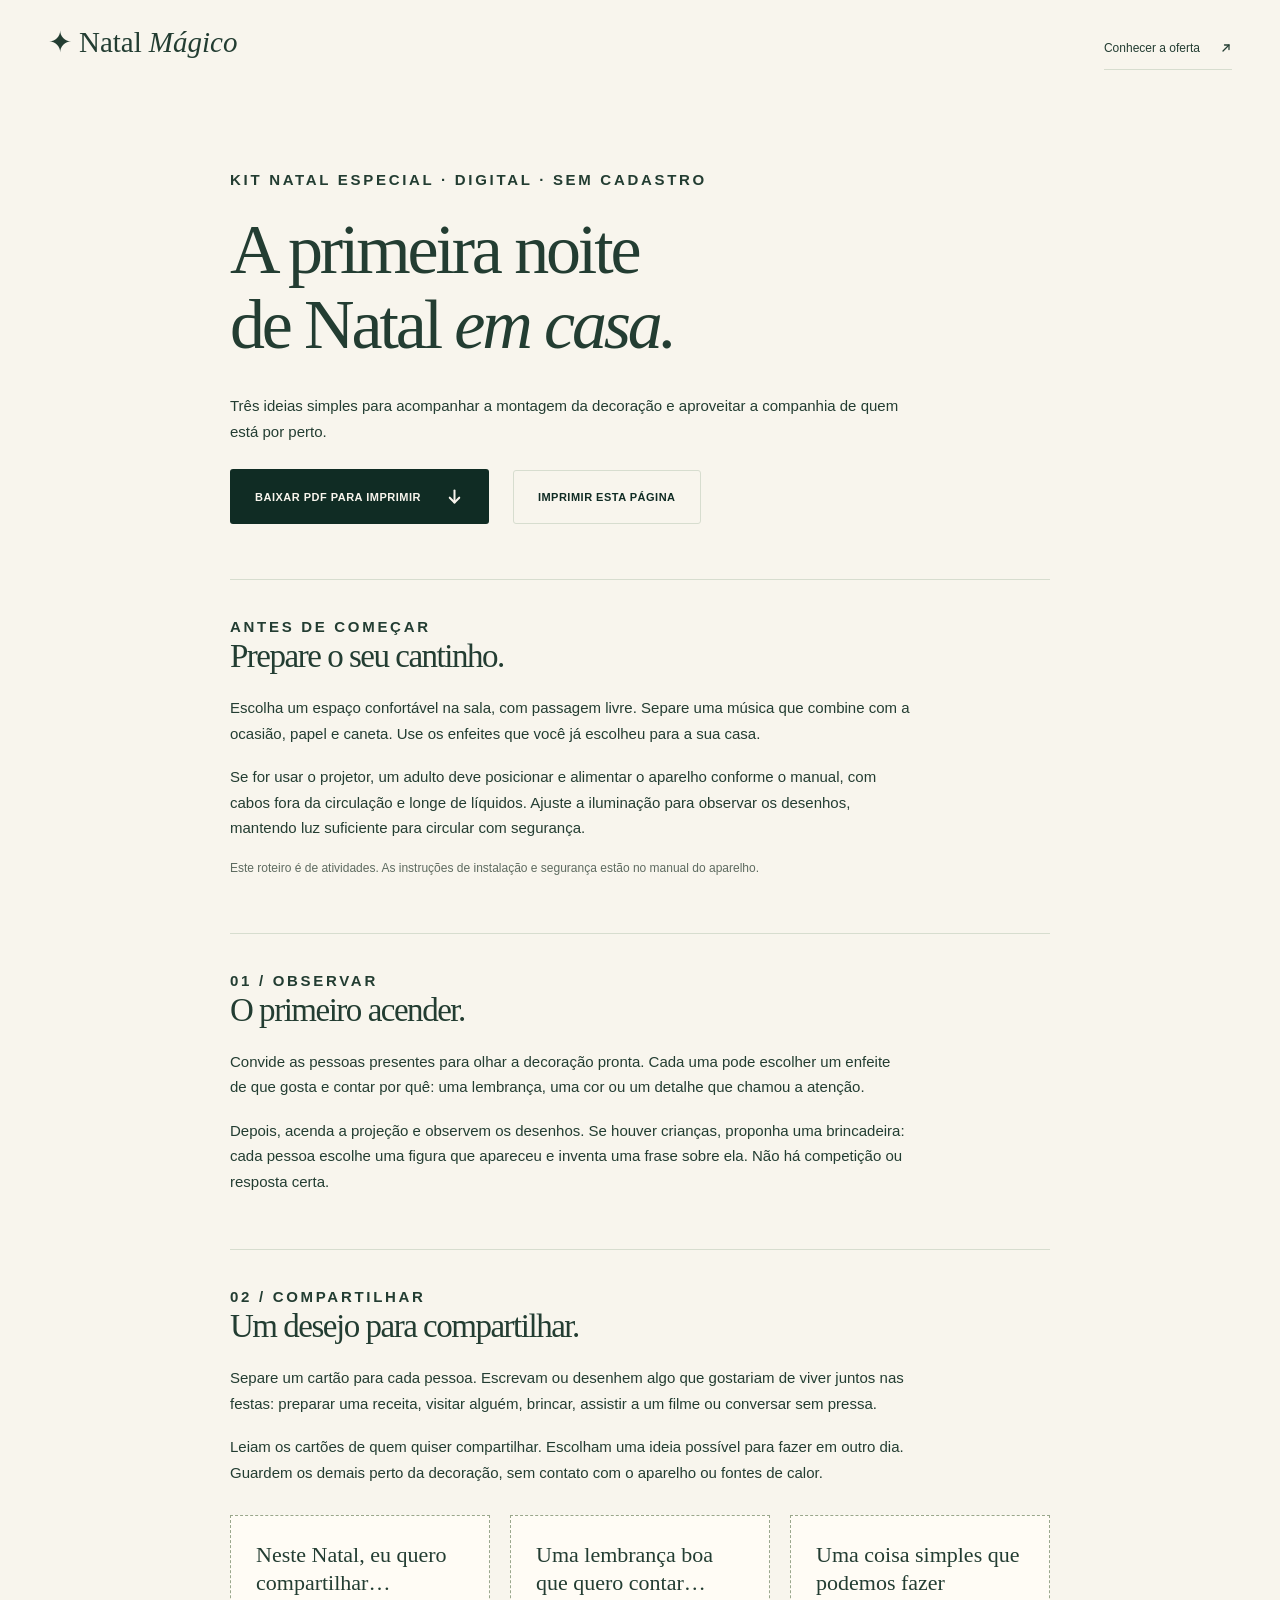
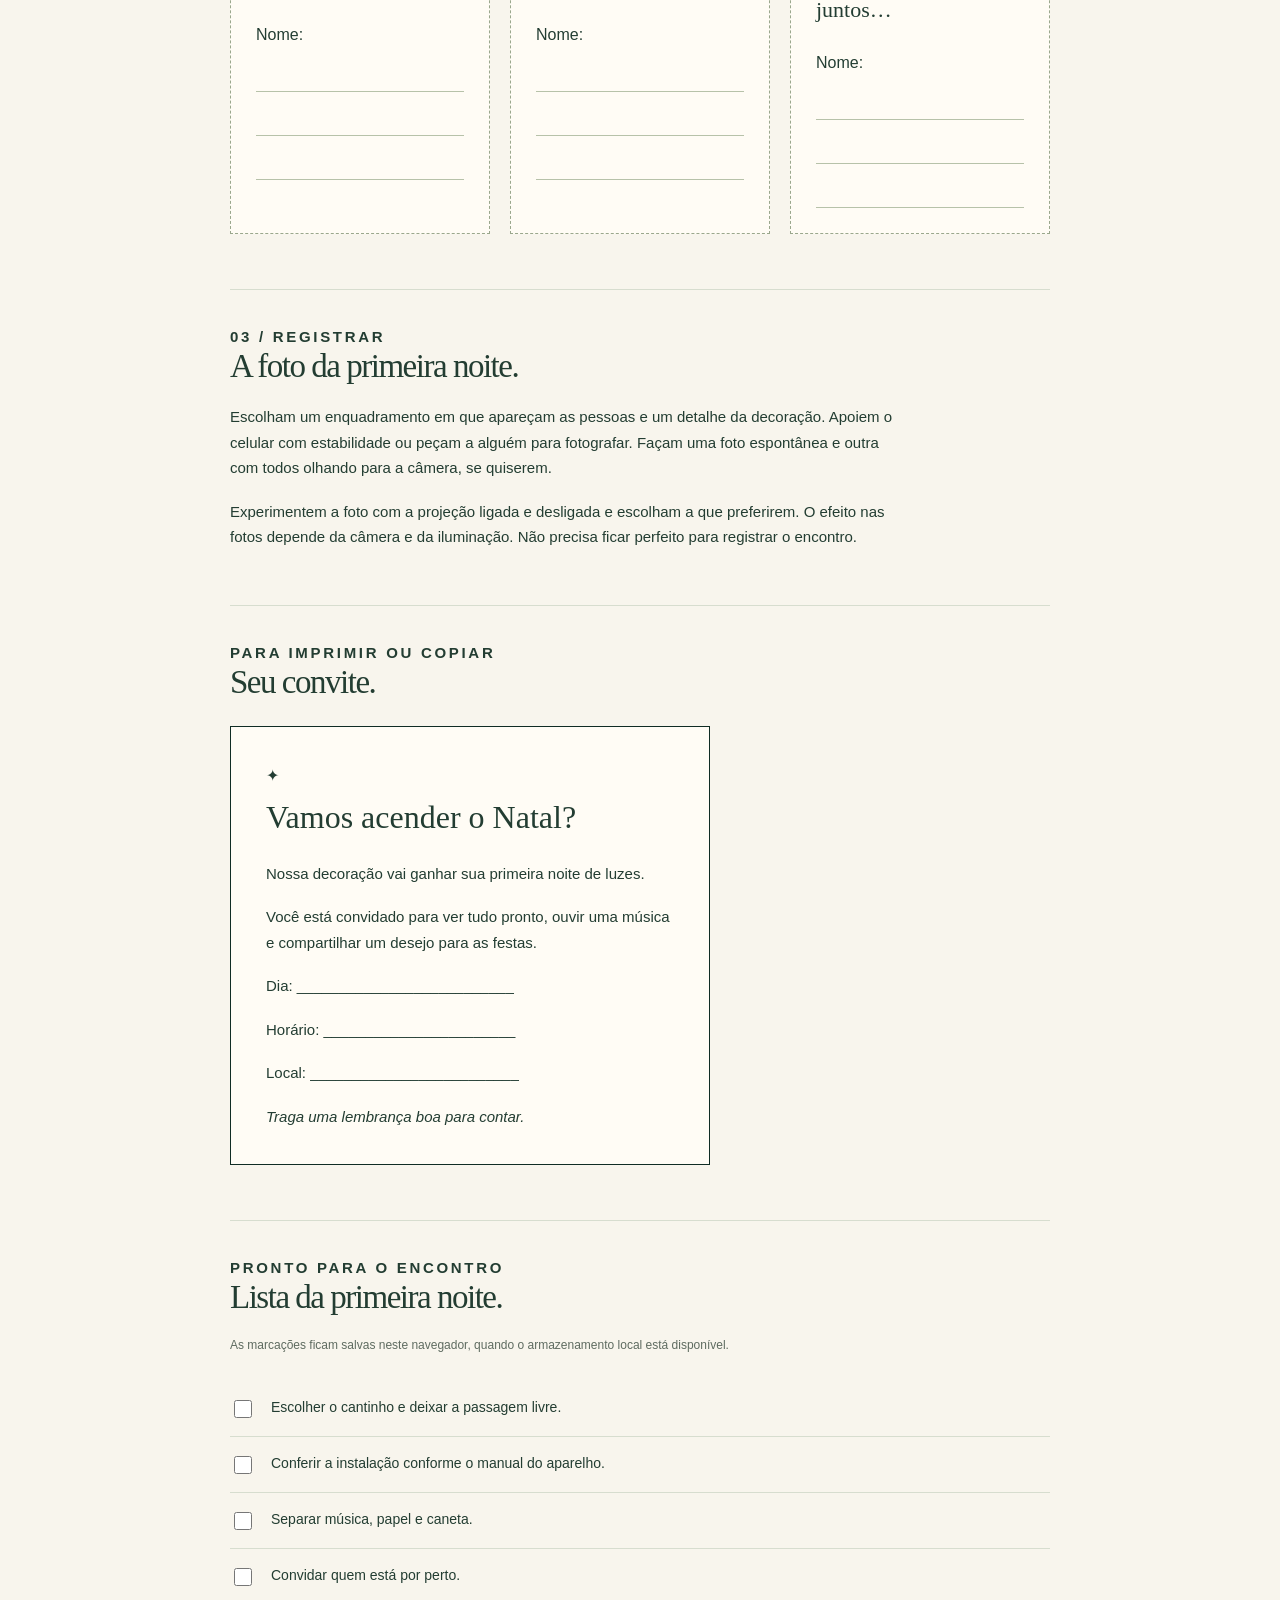
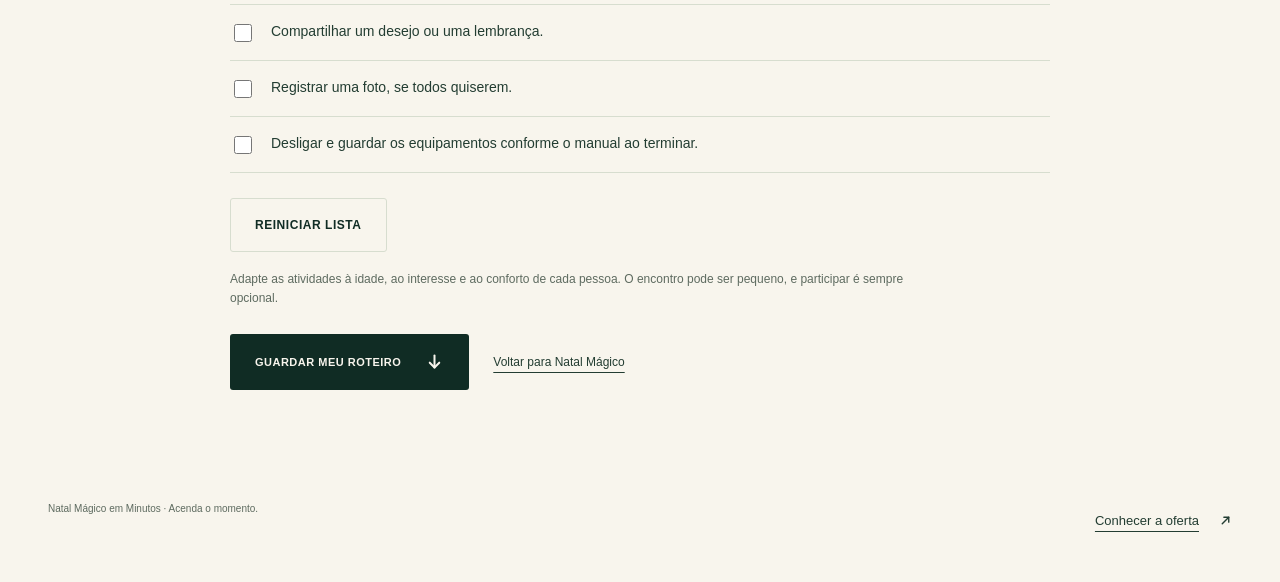
<file: roteiro.html>
<!doctype html><html lang="pt-BR"><head><meta charset="utf-8"><meta name="viewport" content="width=device-width,initial-scale=1"><title>Kit Natal Especial | Natal Mágico em Minutos</title><meta name="description" content="Três ideias para aproveitar a primeira noite com a decoração de Natal. Roteiro, convite e cartões gratuitos para imprimir."><meta name="theme-color" content="#102c24"><link rel="icon" href="favicon.svg" type="image/svg+xml"><link rel="stylesheet" href="lume.css?v=2"></head><body class="guide-document"><a class="skip-link" href="#roteiro">Pular para o roteiro</a><header class="site-header"><a class="wordmark" href="index.html"><span aria-hidden="true">✦</span> Natal <em>Mágico</em></a><a class="header-buy" href="index.html#oferta">Conhecer a oferta ↗</a></header><main class="guide-page" id="roteiro"><p class="eyebrow">KIT NATAL ESPECIAL · DIGITAL · SEM CADASTRO</p><h1>A primeira noite<br> de Natal <em>em casa.</em></h1><p>Três ideias simples para acompanhar a montagem da decoração e aproveitar a companhia de quem está por perto.</p><div class="guide-actions"><a class="button green" href="downloads/primeira-noite-de-natal.pdf" download>BAIXAR PDF PARA IMPRIMIR <span aria-hidden="true">↓</span></a><button class="button print-button" type="button" data-print>IMPRIMIR ESTA PÁGINA</button></div><section><p class="eyebrow">ANTES DE COMEÇAR</p><h2>Prepare o seu cantinho.</h2><p>Escolha um espaço confortável na sala, com passagem livre. Separe uma música que combine com a ocasião, papel e caneta. Use os enfeites que você já escolheu para a sua casa.</p><p>Se for usar o projetor, um adulto deve posicionar e alimentar o aparelho conforme o manual, com cabos fora da circulação e longe de líquidos. Ajuste a iluminação para observar os desenhos, mantendo luz suficiente para circular com segurança.</p><p class="fine-print">Este roteiro é de atividades. As instruções de instalação e segurança estão no manual do aparelho.</p></section><section><p class="eyebrow">01 / OBSERVAR</p><h2>O primeiro acender.</h2><p>Convide as pessoas presentes para olhar a decoração pronta. Cada uma pode escolher um enfeite de que gosta e contar por quê: uma lembrança, uma cor ou um detalhe que chamou a atenção.</p><p>Depois, acenda a projeção e observem os desenhos. Se houver crianças, proponha uma brincadeira: cada pessoa escolhe uma figura que apareceu e inventa uma frase sobre ela. Não há competição ou resposta certa.</p></section><section><p class="eyebrow">02 / COMPARTILHAR</p><h2>Um desejo para compartilhar.</h2><p>Separe um cartão para cada pessoa. Escrevam ou desenhem algo que gostariam de viver juntos nas festas: preparar uma receita, visitar alguém, brincar, assistir a um filme ou conversar sem pressa.</p><p>Leiam os cartões de quem quiser compartilhar. Escolham uma ideia possível para fazer em outro dia. Guardem os demais perto da decoração, sem contato com o aparelho ou fontes de calor.</p><div class="printable-cards"><article class="printable-card"><h3>Neste Natal, eu quero compartilhar…</h3><span>Nome:</span><span class="write-line"></span><span class="write-line"></span><span class="write-line"></span></article><article class="printable-card"><h3>Uma lembrança boa que quero contar…</h3><span>Nome:</span><span class="write-line"></span><span class="write-line"></span><span class="write-line"></span></article><article class="printable-card"><h3>Uma coisa simples que podemos fazer juntos…</h3><span>Nome:</span><span class="write-line"></span><span class="write-line"></span><span class="write-line"></span></article></div></section><section><p class="eyebrow">03 / REGISTRAR</p><h2>A foto da primeira noite.</h2><p>Escolham um enquadramento em que apareçam as pessoas e um detalhe da decoração. Apoiem o celular com estabilidade ou peçam a alguém para fotografar. Façam uma foto espontânea e outra com todos olhando para a câmera, se quiserem.</p><p>Experimentem a foto com a projeção ligada e desligada e escolham a que preferirem. O efeito nas fotos depende da câmera e da iluminação. Não precisa ficar perfeito para registrar o encontro.</p></section><section><p class="eyebrow">PARA IMPRIMIR OU COPIAR</p><h2>Seu convite.</h2><div class="invitation"><span aria-hidden="true">✦</span><h3>Vamos acender o Natal?</h3><p>Nossa decoração vai ganhar sua primeira noite de luzes.</p><p>Você está convidado para ver tudo pronto, ouvir uma música e compartilhar um desejo para as festas.</p><p>Dia: __________________________</p><p>Horário: _______________________</p><p>Local: _________________________</p><p><em>Traga uma lembrança boa para contar.</em></p></div></section><section><p class="eyebrow">PRONTO PARA O ENCONTRO</p><h2>Lista da primeira noite.</h2><p class="fine-print">As marcações ficam salvas neste navegador, quando o armazenamento local está disponível.</p><ul class="guide-checks"><li><label><input type="checkbox" data-guide-check="0"><span>Escolher o cantinho e deixar a passagem livre.</span></label></li><li><label><input type="checkbox" data-guide-check="1"><span>Conferir a instalação conforme o manual do aparelho.</span></label></li><li><label><input type="checkbox" data-guide-check="2"><span>Separar música, papel e caneta.</span></label></li><li><label><input type="checkbox" data-guide-check="3"><span>Convidar quem está por perto.</span></label></li><li><label><input type="checkbox" data-guide-check="4"><span>Compartilhar um desejo ou uma lembrança.</span></label></li><li><label><input type="checkbox" data-guide-check="5"><span>Registrar uma foto, se todos quiserem.</span></label></li><li><label><input type="checkbox" data-guide-check="6"><span>Desligar e guardar os equipamentos conforme o manual ao terminar.</span></label></li></ul><button class="button print-button" type="button" data-reset-checks>REINICIAR LISTA</button><p class="fine-print" id="checklist-status" role="status" aria-live="polite"></p><p class="fine-print">Adapte as atividades à idade, ao interesse e ao conforto de cada pessoa. O encontro pode ser pequeno, e participar é sempre opcional.</p></section><div class="guide-actions"><a class="button green" href="downloads/primeira-noite-de-natal.pdf" download>GUARDAR MEU ROTEIRO <span aria-hidden="true">↓</span></a><a class="text-link" href="index.html">Voltar para Natal Mágico</a></div></main><footer class="site-footer"><p>Natal Mágico em Minutos · Acenda o momento.</p><a class="text-link" href="index.html#oferta">Conhecer a oferta ↗</a></footer><script src="lume.js?v=2" defer></script></body></html>
</file>
<file: lume.css>
:root{--green:#102c24;--cream:#f8f5ed;--paper:#fffcf5;--gold:#e4c58b;--ink:#233d32;--muted:#5e6b60;--line:#d7ddcf;--sage:#edf0e5;--serif:Georgia,'Times New Roman',serif;--sans:Arial,Helvetica,sans-serif}
*{box-sizing:border-box}html{scroll-behavior:smooth;scroll-padding-top:24px}body{margin:0;background:var(--cream);color:var(--ink);font:16px/1.7 var(--sans)}img,video{display:block;max-width:100%}img{height:auto}a{color:inherit}button{font:inherit;cursor:pointer}button,a{-webkit-tap-highlight-color:transparent}a:focus-visible,button:focus-visible,summary:focus-visible,input:focus-visible{outline:3px solid #a6501f;outline-offset:5px}h1,h2,h3,p,figure{margin:0}h1,h2,h3{font-weight:400}h1,h2{font-family:var(--serif);line-height:1.08;letter-spacing:-.045em}h2{font-size:clamp(36px,4vw,56px)}em{font-weight:400}p+p{margin-top:18px}a{text-decoration:none}.section{max-width:1240px;padding:88px 48px;margin:0 auto}.eyebrow{font-size:10px;font-weight:700;letter-spacing:.18em;line-height:1.6}.section-number{font-size:10px;letter-spacing:.12em;color:var(--muted)}.section-top{display:flex;justify-content:space-between;gap:16px}.text-link,.light-link{text-decoration:underline;text-underline-offset:6px;display:inline-flex;align-items:center;gap:20px;font-size:13px;padding:10px 0}.light-link{color:var(--cream)}.button{display:inline-flex;align-items:center;justify-content:center;gap:24px;border:1px solid transparent;border-radius:3px;min-height:54px;padding:17px 24px;font-size:12px;line-height:1.5;font-weight:700;letter-spacing:.045em;text-align:center;transition:background .2s,transform .2s}.button:hover{transform:translateY(-2px)}.button span{font-size:19px;line-height:1}.gold{background:var(--gold);color:var(--green)}.gold:hover{background:#efdaaf}.green{background:var(--green);color:var(--cream)}.green:hover{background:#23483b}.microcopy,.fine-print{font-size:12px;line-height:1.65;color:var(--muted)}.sr-only,.skip-link:not(:focus){position:absolute;width:1px;height:1px;padding:0;margin:-1px;overflow:hidden;clip:rect(0,0,0,0);white-space:nowrap;border:0}.skip-link:focus{position:fixed;top:8px;left:8px;background:var(--cream);padding:12px;z-index:1000}
.announcement{background:var(--green);color:var(--gold);text-align:center;font-size:9px;letter-spacing:.16em;padding:10px 16px}.announcement span{margin:0 14px}.site-header{max-width:1440px;margin:auto;padding:22px 48px;display:flex;align-items:center;justify-content:space-between;gap:32px}.wordmark{display:flex;position:relative;align-items:center;gap:7px;font:29px/1.1 var(--serif);padding:5px 0 17px;white-space:nowrap}.wordmark .brand-star{margin-right:7px;font-size:25px}.brand-sub{position:absolute;left:40px;bottom:0;font:7px/1 var(--sans);letter-spacing:.28em}.site-header nav{display:flex;gap:28px;font-size:12px}.header-buy{padding:10px 0;border-bottom:1px solid var(--line);font-size:12px;display:flex;gap:20px;align-items:center}
.hero{background:var(--green);color:var(--cream)}.hero-inner{max-width:1240px;margin:auto;display:grid;grid-template-columns:1.2fr .8fr;grid-template-areas:'heading media' 'offer media';column-gap:72px;row-gap:28px;padding:62px 48px 42px;align-items:center}.hero-heading{grid-area:heading;align-self:end}.hero .eyebrow{color:var(--gold);font-size:9px;letter-spacing:.15em}.hero h1{font-size:clamp(52px,5.5vw,78px);margin:24px 0;max-width:650px}.hero h1 em{color:var(--gold)}.hero .intro{font-size:16px;max-width:470px;color:#e3e7dc;line-height:1.8}.hero-media{grid-area:media;min-width:0;position:relative}.video-shell{position:relative;width:100%;max-width:335px;margin:0 auto;aspect-ratio:9/16;background:#061910;box-shadow:0 0 0 1px #e4c58b50,12px 12px 0 #e4c58b0c;border-radius:5px;overflow:hidden}.video-shell video{width:100%;height:100%;object-fit:contain}.video-shell video::cue{background:#102c24e6;color:#fff;font:14px Arial}.video-play{position:absolute;inset:0;width:100%;border:0;padding:25px;display:flex;flex-direction:column;align-items:center;justify-content:center;gap:16px;background:linear-gradient(transparent,#04150f60);color:#fff;font-size:10px;font-weight:700;letter-spacing:.1em;text-shadow:0 1px 4px #000}.video-play small{display:block;font-size:11px;font-weight:400;letter-spacing:0;margin-top:6px}.play-circle{display:grid;place-items:center;padding-left:4px;width:70px;height:70px;border-radius:50%;background:var(--gold);color:var(--green);font-size:23px;text-shadow:none}.video-play[hidden]{display:none}.hero-media figcaption,.video-status{max-width:335px;font-size:10px;line-height:1.6;margin:15px auto 0;color:#d1d9c9}.video-status:empty{display:none}.hero-offer{grid-area:offer;align-self:start}.price{font:44px/1.1 var(--serif);letter-spacing:-.04em}.price span{font:12px var(--sans);letter-spacing:0}.hero .price{color:var(--gold)}.shipping{font-size:14px;font-weight:700;margin-top:8px}.installments{font-size:13px;line-height:1.6;margin:14px 0 21px}.installments small{font-size:11px;opacity:.85}.hero-offer .button{width:100%;max-width:370px}.hero-offer .microcopy{color:#cbd7c7;margin-top:14px;font-size:11px}.hero-offer .light-link{font-size:11px;margin-top:14px}.hero-bottom{max-width:1144px;margin:auto;border-top:1px solid #e4c58b30;padding:18px 0;color:var(--gold);display:flex;justify-content:space-between;align-items:center;font-size:8px;letter-spacing:.18em}.hero-bottom>span:last-child{font-size:22px}.benefit-strip{display:flex;justify-content:center;gap:65px;border-bottom:1px solid var(--line);padding:25px 28px;font-size:12px}.benefit-strip b{color:#6b7451;margin-right:12px;font-size:18px}
.story{display:grid;grid-template-columns:1fr 1fr;align-items:center;gap:76px}.story h2{margin:22px 0 28px}.story-copy>p:not(.eyebrow){font-size:14px;color:var(--muted)}.story-copy .text-link{margin-top:20px}.story-photo img{width:100%;aspect-ratio:1;object-fit:cover;border-radius:3px}.story-photo figcaption{font-size:10px;color:var(--muted);margin-top:9px}.effect{padding-top:22px}.split-heading{display:grid;grid-template-columns:1.6fr 1fr;align-items:end;gap:75px;margin:20px 0 34px}.split-heading>p{font-size:14px;color:var(--muted);max-width:300px}.comparison-switch{display:flex;gap:4px;justify-content:center;margin-bottom:20px}.comparison-switch button{background:transparent;color:var(--ink);border:1px solid var(--line);min-height:46px;padding:10px 22px;font-size:12px}.comparison-switch button.active{background:var(--green);color:var(--cream);border-color:var(--green)}.comparison-switch button span{margin-left:9px;color:var(--gold)}.comparison-figure{position:relative}.comparison-figure img{width:100%;height:auto;aspect-ratio:1.5;object-fit:contain;background:var(--sage);border-radius:3px}.image-tag{position:absolute;left:20px;top:20px;background:var(--cream);color:var(--green);padding:8px 16px;border-radius:2px;font-size:11px}.comparison-figure figcaption{font-size:11px;color:var(--muted);margin-top:12px;max-width:780px}
.steps-band{background:var(--sage)}.steps-band .section{padding-top:62px;padding-bottom:62px}.steps-band h2{margin-top:18px}.steps{display:grid;grid-template-columns:repeat(3,1fr);gap:45px;margin-top:45px}.steps article>span{display:block;font:italic 35px var(--serif);color:#647557;border-bottom:1px solid #c7d0bd;padding-bottom:15px;margin-bottom:20px}.steps h3{font-size:17px;margin-bottom:8px}.steps p{font-size:13px;color:var(--muted)}
.product{display:grid;grid-template-columns:.85fr 1.15fr;gap:80px;align-items:center}.product-photo{max-width:380px;justify-self:center;width:100%}.product-photo img{width:100%;aspect-ratio:.85;object-fit:cover;object-position:center 64%;border-radius:3px}.product-photo figcaption{font-size:10px;color:var(--muted);margin-top:10px}.product h2{margin:18px 0 24px}.product-copy>p:not(.eyebrow){font-size:14px;color:var(--muted)}.check-list{list-style:none;padding:0;margin:25px 0}.check-list li{border-top:1px solid var(--line);padding:11px 0;font-size:13px}.check-list li:before{content:'✓';color:#53663d;margin-right:14px}details{border-top:1px solid var(--line)}summary{display:flex;align-items:center;justify-content:space-between;gap:20px;list-style:none;cursor:pointer;padding:19px 0;font-size:14px;line-height:1.5}summary::-webkit-details-marker{display:none}summary span{font-size:23px;flex-shrink:0}details[open] summary span{transform:rotate(45deg)}dl{margin:0 0 18px}dl>div{display:grid;grid-template-columns:1fr 1.2fr;gap:20px;border-bottom:1px solid var(--line);padding:10px 0;font-size:12px}dt{color:var(--muted)}dd{margin:0}.supplier-note{font-size:10px!important;line-height:1.7;margin-top:22px;border-left:2px solid var(--line);padding-left:15px}.supplier-note strong{font-weight:400}
.guide-band{background:#eee9dc;border-top:1px solid #e2ddcc;border-bottom:1px solid #e2ddcc}.guide-layout{display:grid;grid-template-columns:.8fr 1.2fr;gap:100px;align-items:center}.guide-cover{position:relative;background:var(--green);color:var(--cream);width:100%;max-width:320px;aspect-ratio:.74;justify-self:center;box-shadow:9px 9px 0 #102c2415;display:flex;flex-direction:column;justify-content:space-between;padding:32px 27px;border-left:9px solid #203f33;border-radius:1px;transform:rotate(-3deg)}.guide-cover:before{content:'';position:absolute;inset:14px 12px;border:1px solid #e4c58b40;pointer-events:none}.guide-cover .eyebrow{font-size:8px;color:var(--gold)}.cover-star{font-size:54px;color:var(--gold);line-height:1}.cover-title{font:36px/1.12 var(--serif);letter-spacing:-.03em}.cover-title em{color:var(--gold)}.cover-bottom{display:flex;justify-content:space-between;font-size:10px;gap:20px}.guide-copy h2{margin:20px 0 25px}.guide-copy>p:not(.eyebrow){font-size:14px;color:var(--muted)}.guide-list{padding:0;list-style:none;margin:22px 0}.guide-list li{padding:9px 0;font-size:13px}.guide-list li span{font:italic 19px var(--serif);margin-right:18px;color:#627557}.guide-actions{display:flex;gap:24px;align-items:center;flex-wrap:wrap;margin-top:24px}.guide-actions .button{font-size:11px}.guide-actions .text-link{font-size:12px}
.offer{display:grid;grid-template-columns:1.1fr .9fr;gap:85px;align-items:center;padding-top:100px;padding-bottom:100px}.offer h2{margin:20px 0 25px}.offer-story>p:not(.eyebrow){color:var(--muted);font-size:14px;max-width:420px}.offer-includes{list-style:none;padding:0;margin:30px 0 0}.offer-includes li{display:flex;gap:22px;align-items:start;padding:18px 0;border-top:1px solid var(--line)}.offer-includes li>span{font:italic 22px var(--serif);color:#687856}.offer-includes strong{font-size:14px;font-weight:500}.offer-includes li p{font-size:12px;color:var(--muted);margin-top:5px}.purchase-card{padding:36px;background:var(--green);color:var(--cream);box-shadow:10px 10px 0 #e9e6da;border-top:3px solid var(--gold)}.purchase-card>.eyebrow{color:var(--gold)}.purchase-card h3{font:38px var(--serif);margin:15px 0 8px}.card-description{font-size:11px;color:#d4decf;border-bottom:1px solid #d4decf40;padding-bottom:23px;margin-bottom:25px}.purchase-card .price{color:var(--gold);font-size:46px}.purchase-card .shipping{font-size:12px}.purchase-card .button{width:100%;font-size:10px;gap:10px;padding:18px 12px}.purchase-card .microcopy{color:#d4decf;font-size:10px;margin-top:16px}.card-return{display:flex;gap:16px;border-top:1px solid #d4decf40;margin-top:23px;padding-top:20px;font-size:11px;color:#d4decf}.card-return>span{font-size:27px;color:var(--gold)}.card-return a{text-decoration:underline;text-underline-offset:3px}.confidence{padding-top:0;border-bottom:1px solid var(--line)}.confidence h2{font-size:clamp(34px,3.5vw,47px);margin:18px 0 35px}.confidence-grid{display:grid;grid-template-columns:repeat(3,1fr);gap:38px}.confidence-grid article{border-top:1px solid var(--line);padding-top:20px}.confidence-grid article>span{font-size:10px;color:var(--muted)}.confidence-grid h3{font-size:16px;margin:12px 0}.confidence-grid p{font-size:12px;color:var(--muted)}.confidence-grid .text-link{font-size:11px;margin-top:10px}
.faq{display:grid;grid-template-columns:1fr 1.3fr;gap:65px}.faq h2{margin:20px 0}.faq>div>p:last-child{font-size:13px;color:var(--muted)}.questions details:last-child{border-bottom:1px solid var(--line)}.questions details>p{padding:0 24px 20px 0;font-size:13px;color:var(--muted)}.closing{background:var(--green);color:var(--cream);text-align:center;padding:70px 25px}.closing-star{display:block;color:var(--gold);font-size:36px;margin-bottom:20px}.closing>.eyebrow{color:var(--gold)}.closing h2{font-size:clamp(40px,4.7vw,65px);margin:25px auto;max-width:900px}.closing h2 em{color:var(--gold)}.closing>p:not([class]){font-size:14px;color:#d7dfd0}.closing .closing-price{font:28px var(--serif);color:var(--gold);margin:25px 0 20px}.closing-price span{display:block;font:12px var(--sans);margin-top:8px}.closing .microcopy{color:#d7dfd0;font-size:11px;margin-top:18px}.site-footer{max-width:1440px;margin:auto;display:flex;justify-content:space-between;gap:40px;padding:40px 48px}.site-footer .wordmark{padding-bottom:9px}.site-footer p{font-size:10px;color:var(--muted)}.site-footer a:hover{text-decoration:underline}.footer-links{display:flex;gap:22px;margin-top:16px;font-size:10px}.mobile-purchase{display:none}

/* Black Friday offer and honest per-session decision timer. */
.bf-price{display:flex;align-items:center;gap:12px;margin-bottom:8px}.bf-price>span,.old-price{font-size:11px;text-decoration:line-through;color:#c8d2c4}.bf-price strong{background:#a6501f;color:#fff5df;padding:4px 8px;border-radius:2px;font-size:9px;letter-spacing:.1em}.countdown-card{max-width:370px;border:1px solid #e4c58b55;background:#071e17;padding:14px 16px;margin:18px 0}.countdown-card .eyebrow{display:block;color:var(--gold);font-size:7px}.countdown{display:block;font:38px/1.05 var(--serif);color:var(--cream);font-variant-numeric:tabular-nums;margin:6px 0}.countdown-card p{font-size:9px;line-height:1.5;color:#cbd7c7}.countdown-card.expired{border-color:#9ca99a}.countdown-card.expired .countdown{color:#cbd7c7}
.experience-compare{background:#e9e3d5;border-block:1px solid #dcd3c2}.experience-compare .section{max-width:1240px}.compare-heading{display:grid;grid-template-columns:1fr 1.25fr;gap:45px 80px;align-items:end;margin-bottom:42px}.compare-heading .eyebrow{grid-column:1/-1}.compare-heading h2{font-size:clamp(40px,4.3vw,60px)}.compare-heading>p:last-child{font-size:14px;color:var(--muted);max-width:420px}.experience-grid{display:grid;grid-template-columns:1fr 1fr;gap:24px}.experience-card{position:relative;padding:38px;min-height:430px;border:1px solid #cfd5c7;overflow:hidden}.experience-card h3{font:32px/1.12 var(--serif);max-width:440px;margin:22px 0 26px}.experience-card ul{list-style:none;margin:0;padding:0}.experience-card li{padding:12px 0;border-top:1px solid currentColor;font-size:13px}.experience-card li:before{content:'—';margin-right:12px}.experience-tag{font-size:9px;font-weight:700;letter-spacing:.15em}.experience-card.plain{background:#ecece6;color:#5f665f;filter:saturate(.6)}.experience-card.plain .experience-note{font-size:11px;position:absolute;left:38px;right:38px;bottom:34px}.experience-card.magic{background:radial-gradient(circle at 92% 10%,#e4c58b 0 9px,transparent 10px),radial-gradient(circle at 86% 22%,#b88a37 0 15px,transparent 16px),radial-gradient(circle at 96% 36%,#e8d7aa 0 12px,transparent 13px),var(--green);color:var(--cream);border-color:var(--green)}.experience-card.magic li{border-color:#ffffff30}.experience-card.magic li:before{content:'✦';color:var(--gold)}.combo-price{border-top:1px solid #ffffff30;margin-top:22px;padding-top:20px}.combo-price span,.combo-price small{display:block;font-size:9px;color:#d4decf}.combo-price strong{display:block;font:40px var(--serif);color:var(--gold);margin:4px 0}.experience-card .button{width:100%;margin-top:22px}.comparison-disclaimer{font-size:10px;color:var(--muted);margin-top:18px;max-width:850px}
.offer{grid-template-columns:.8fr 1.2fr}.offer-options{display:grid;grid-template-columns:1fr 1fr;gap:16px;align-items:start}.offer-options .purchase-card{padding:27px 23px;box-shadow:none;height:100%}.offer-options .purchase-card.complete{background:#183d31;box-shadow:7px 7px 0 #e4c58b55}.purchase-card .old-price{color:#c8d2c4;margin:6px 0 2px}.offer-options .purchase-card h3{font-size:30px}.offer-options .purchase-card .price{font-size:38px}.offer-options .purchase-card .button{font-size:9px}.offer-options .offer-legal,.offer-options .card-return{grid-column:1/-1}.offer-options .offer-legal{color:var(--muted);margin-top:5px}.offer-options .card-return{color:var(--muted);border-color:var(--line);margin-top:0}.offer-options .card-return>span{color:#687856}
/* The companion guide stays readable offline and prints without site controls. */
.guide-page{max-width:900px;margin:auto;padding:70px 40px}.guide-page h1{font-size:clamp(42px,6vw,70px);margin:20px 0 30px}.guide-page h2{font-size:33px;margin-bottom:20px}.guide-page>section{margin-top:55px;padding-top:35px;border-top:1px solid var(--line)}.guide-page p{max-width:680px;font-size:15px}.guide-page .guide-actions{margin-top:25px}.print-button{background:transparent;color:var(--green);border:1px solid var(--line)}.printable-cards{display:grid;grid-template-columns:repeat(3,1fr);gap:20px;margin-top:30px}.printable-card{border:1px dashed #9aa78c;background:var(--paper);padding:25px;min-height:220px}.printable-card h3{font:22px/1.25 var(--serif);margin-bottom:25px}.write-line{display:block;border-bottom:1px solid #b7c2a9;min-height:30px;margin-top:14px}.invitation{max-width:480px;border:1px solid var(--green);padding:35px;background:var(--paper);margin-top:25px}.invitation h3{font:32px var(--serif);margin:10px 0 25px}.guide-checks{list-style:none;padding:0;margin:25px 0}.guide-checks li{border-bottom:1px solid var(--line)}.guide-checks label{display:flex;gap:16px;align-items:start;padding:15px 0;cursor:pointer;font-size:14px}.guide-checks input{accent-color:var(--green);width:18px;height:18px;flex-shrink:0;margin-top:4px}.guide-page .fine-print{font-size:12px}
@media(min-width:1450px){.hero-inner{padding-top:75px;padding-bottom:55px}.hero-media .video-shell{max-width:360px}}
@media(max-width:1000px){.site-header{padding:22px 32px}.section{padding:65px 32px}.hero-inner{padding:50px 32px 35px;gap:24px 40px}.hero h1{font-size:58px}.hero-bottom{margin:0 32px}.story,.product,.guide-layout,.offer{gap:40px}.hero .intro{font-size:14px}.benefit-strip{gap:24px;font-size:10px}.split-heading{gap:30px}.purchase-card{padding:27px}.site-footer{padding:35px 32px}.hero .price{font-size:38px}.offer{grid-template-columns:1fr}.offer-story{max-width:760px}.offer-options{max-width:760px}.compare-heading{gap:35px}.experience-card{padding:30px}.experience-card.plain .experience-note{left:30px;right:30px}}
@media(max-width:700px){html{scroll-padding-bottom:100px}body{padding-bottom:calc(84px + env(safe-area-inset-bottom,0px))}.announcement{font-size:8px;letter-spacing:.07em;padding:9px 12px}.announcement span{margin:0 4px}.site-header{padding:18px 24px;gap:18px}.wordmark{font-size:23px}.wordmark .brand-star{font-size:21px;margin-right:4px}.brand-sub{left:33px}.site-header nav{display:none}.header-buy{font-size:10px;gap:8px}.section{padding:56px 24px}.hero-inner{padding:34px 24px 25px;grid-template-columns:1fr;grid-template-areas:'heading' 'media' 'offer';gap:26px}.hero .eyebrow{font-size:8px;letter-spacing:.12em}.hero h1{font-size:clamp(43px,10.5vw,61px);margin:18px 0}.hero .intro{font-size:14px;max-width:490px}.hero-media{width:100%;display:grid;grid-template-columns:1fr;justify-items:center}.video-shell{max-width:270px}.hero-media figcaption{max-width:330px;font-size:10px}.hero-offer{width:100%;max-width:480px;justify-self:center}.hero-offer .button{max-width:none;width:100%}.hero .price{font-size:40px}.countdown-card{max-width:none}.hero-bottom{margin:0 24px;font-size:7px;letter-spacing:.08em}.hero-bottom span:first-child{max-width:250px}.benefit-strip{flex-direction:column;gap:10px;padding:20px 24px;font-size:12px}.benefit-strip b{font-size:15px}.story,.product,.guide-layout,.offer,.faq{grid-template-columns:1fr;gap:30px}.story-photo img{aspect-ratio:1.1}.story h2{margin:16px 0 22px}.story-copy>p:not(.eyebrow){font-size:14px}.section-number{display:none}.split-heading{grid-template-columns:1fr;gap:20px;margin-bottom:25px}.split-heading h2 br{display:none}.split-heading>p{max-width:none;font-size:13px}.effect{padding-top:0}.comparison-switch{gap:4px}.comparison-switch button{padding:12px 16px;font-size:11px;flex:1}.comparison-switch button span{margin-left:3px}.image-tag{top:10px;left:10px;padding:6px 9px;font-size:9px}.comparison-figure figcaption{font-size:10px}.steps-band .section{padding-top:45px;padding-bottom:45px}.steps{grid-template-columns:1fr;gap:24px;margin-top:30px}.steps article{display:grid;grid-template-columns:38px 1fr;gap:0 18px}.steps article>span{grid-row:1/3;border:0;padding:0;margin:0;font-size:28px}.steps h3{font-size:16px}.steps p{grid-column:2;font-size:13px}.product-photo{max-width:300px}.product-photo img{aspect-ratio:1}.product{gap:30px}.product h2{margin-top:15px}.guide-layout{gap:45px}.guide-cover{max-width:260px;padding:28px 22px}.cover-title{font-size:30px}.cover-star{font-size:42px}.cover-bottom{font-size:8px}.guide-actions{gap:15px}.guide-actions .button{font-size:10px}.guide-copy h2{margin-top:15px}.compare-heading,.experience-grid,.offer-options{grid-template-columns:1fr}.compare-heading{gap:18px;margin-bottom:28px}.compare-heading .eyebrow{grid-column:auto}.compare-heading h2{font-size:41px}.experience-card{padding:27px;min-height:auto}.experience-card h3{font-size:28px}.experience-card.plain .experience-note{position:static;margin-top:24px}.experience-card.magic{background:radial-gradient(circle at 91% 8%,#e4c58b 0 7px,transparent 8px),radial-gradient(circle at 88% 18%,#b88a37 0 11px,transparent 12px),var(--green)}.offer{gap:35px}.purchase-card{padding:30px 24px}.purchase-card .button{font-size:11px}.offer h2 br{display:none}.offer-options .purchase-card{padding:30px 24px}.offer-options .offer-legal,.offer-options .card-return{grid-column:auto}.confidence{padding-top:10px}.confidence-grid{grid-template-columns:1fr;gap:25px}.confidence-grid p{font-size:13px}.faq{gap:24px}.faq h2{margin-top:15px}.questions summary{font-size:13px}.questions details>p{font-size:13px}.closing{padding:50px 24px}.closing h2{font-size:40px}.closing>.eyebrow{font-size:8px}.closing .button{width:100%;max-width:380px;font-size:11px}.site-footer{flex-direction:column;gap:25px;padding:30px 24px}.footer-links{flex-wrap:wrap;gap:14px}.mobile-purchase{display:flex;position:fixed;inset:auto 0 0;z-index:100;gap:12px;align-items:center;justify-content:space-between;background:var(--cream);color:var(--green);border-top:1px solid var(--line);box-shadow:0 -4px 16px #102c2410;padding:12px 18px calc(12px + env(safe-area-inset-bottom,0px))}.mobile-purchase strong{font-size:18px;display:block;line-height:1.3}.mobile-purchase strong small{font-size:9px;font-weight:400}.mobile-purchase>div>span{font-size:10px;display:block}.mobile-purchase .button{font-size:9px;min-height:45px;padding:13px 12px;gap:9px}.mobile-purchase .button span{font-size:15px}.guide-page{padding:45px 24px}.printable-cards{grid-template-columns:1fr}.guide-page .guide-actions{align-items:stretch;flex-direction:column}.guide-document{padding-bottom:0}}
@media(max-width:360px){.site-header{padding:18px}.hero-inner,.section{padding-left:18px;padding-right:18px}.hero h1{font-size:42px}.header-buy{font-size:9px}.announcement{font-size:7px}.mobile-purchase{padding-left:12px;padding-right:12px;gap:8px}.mobile-purchase strong{font-size:16px}.mobile-purchase .button{font-size:8px;padding:12px 9px}.button{font-size:11px}.purchase-card{padding:25px 20px}.purchase-card .price{font-size:40px}}
@media(prefers-reduced-motion:reduce){html{scroll-behavior:auto}*,*:before,*:after{transition:none!important;animation:none!important}}
@media print{body{background:white;padding:0;color:#111}.site-header,.site-footer,.guide-actions,.announcement,.mobile-purchase{display:none}.guide-page{max-width:none;padding:0}.guide-page h1{font-size:35px}.guide-page h2{font-size:23px}.guide-page p{font-size:11px}.guide-page>section{margin-top:20px;padding-top:15px}.printable-cards{grid-template-columns:repeat(3,1fr)}.printable-card,.invitation{break-inside:avoid}.guide-checks label{padding:7px 0;font-size:11px}a{color:inherit;text-decoration:none}}

/* 2026 visual refinement: editorial comparison, golden ornament story and offer focus. */
.experience-compare{background:linear-gradient(180deg,#eee9df 0%,#e6dfd0 100%)}
.experience-grid{gap:18px;align-items:stretch}
.experience-card{display:grid;grid-template-columns:.82fr 1.18fr;padding:0;min-height:620px;border:0;box-shadow:0 20px 60px #102c2410}
.experience-media{position:relative;min-height:100%;overflow:hidden}
.experience-media img{width:100%;height:100%;object-fit:cover}
.experience-media:after{content:"";position:absolute;inset:0;background:linear-gradient(90deg,transparent 50%,#ecece6 100%);pointer-events:none}
.experience-media figcaption{position:absolute;left:16px;bottom:16px;z-index:1;padding:6px 10px;background:#f8f5edea;color:#405046;font-size:8px;font-weight:700;letter-spacing:.12em;text-transform:uppercase}
.experience-content{padding:36px 34px;display:flex;flex-direction:column;justify-content:center}
.experience-card.plain{filter:none;background:#ecece6}
.experience-card.plain .experience-media img{filter:grayscale(.65) saturate(.35) contrast(.86)}
.experience-card.plain .experience-note{position:static;margin-top:24px}
.experience-card.magic{background:#102c24}
.experience-card.magic .experience-media:after{background:linear-gradient(90deg,transparent 45%,#102c24 100%)}
.experience-card.magic .experience-media img{filter:saturate(.9) contrast(1.04)}
.experience-card h3{font-size:clamp(27px,2.2vw,36px);margin:20px 0 24px}
.experience-card li{padding:10px 0;line-height:1.45}
.experience-card .button{margin-top:20px}

.gold-kit{position:relative;isolation:isolate;overflow:hidden;background:#0a211a;color:var(--cream)}
.gold-kit:before{content:"";position:absolute;inset:0;background:radial-gradient(circle at 8% 14%,#e4c58b16 0 1px,transparent 2px),radial-gradient(circle at 88% 82%,#e4c58b10 0 1px,transparent 2px);background-size:76px 76px,110px 110px;z-index:-1}
.gold-kit-layout{display:grid;grid-template-columns:1.04fr .96fr;gap:86px;align-items:center;padding-top:108px;padding-bottom:108px}
.gold-kit-gallery{position:relative;min-height:650px}
.gold-tree{position:absolute;inset:0 70px 60px 0;border-radius:2px;overflow:hidden;box-shadow:0 24px 80px #0008}
.gold-tree img{width:100%;height:100%;object-fit:cover}
.gold-tree:after{content:"";position:absolute;inset:0;box-shadow:inset 0 0 0 1px #e4c58b30;pointer-events:none}
.gold-tree figcaption{position:absolute;left:18px;top:18px;padding:7px 11px;background:#0a211ad9;color:#e9ddbd;font-size:8px;letter-spacing:.12em;text-transform:uppercase}
.gold-pack{position:absolute;right:0;bottom:0;width:54%;background:linear-gradient(145deg,#fffdf4,#efe5cf);padding:10px;box-shadow:0 18px 55px #0008;border:1px solid #e4c58b88}
.gold-pack img{width:100%;aspect-ratio:4/3;object-fit:contain}
.gold-kit-copy>.eyebrow{color:var(--gold)}
.gold-kit-copy h2{font-size:clamp(44px,4.1vw,62px);margin:20px 0 30px}
.gold-kit-copy h2 em{color:var(--gold)}
.gold-kit-copy>p:not(.eyebrow,.illustrative-note){color:#d1d8cf;font-size:14px;max-width:560px}
.finish-panel{display:grid;grid-template-columns:145px 1fr;align-items:center;margin:32px 0 26px;background:#f8f5ed0c;border:1px solid #e4c58b2e;padding:10px}
.finish-panel img{width:145px;height:88px;object-fit:cover}
.finish-panel div{padding:0 18px}
.finish-panel span,.finish-panel small{display:block;font-size:8px;line-height:1.6;color:#bfcbbd;letter-spacing:.11em}
.finish-panel strong{display:block;font:23px/1.2 var(--serif);color:var(--gold);margin:4px 0}
.gold-facts{display:grid;grid-template-columns:repeat(3,1fr);list-style:none;margin:0 0 30px;padding:0;border-block:1px solid #ffffff22}
.gold-facts li{padding:18px 14px 18px 0}
.gold-facts li+li{border-left:1px solid #ffffff22;padding-left:18px}
.gold-facts strong,.gold-facts span{display:block}
.gold-facts strong{font:23px/1.2 var(--serif);color:var(--gold)}
.gold-facts span{font-size:9px;color:#bdc8bb;margin-top:5px;line-height:1.45}
.gold-kit-copy>.button{width:100%;max-width:420px}
.illustrative-note{font-size:9px;color:#aeb9ac;margin-top:16px;max-width:500px;line-height:1.6}

.offer{position:relative}
.offer:before{content:"✦";position:absolute;right:48px;top:44px;color:#d7c28e40;font-size:90px;line-height:1}
.offer-options .purchase-card{position:relative;overflow:hidden}
.offer-options .purchase-card.complete{border:1px solid #e4c58b88;border-top:4px solid var(--gold);transform:translateY(-10px)}
.recommended{position:absolute;right:0;top:0;background:var(--gold);color:var(--green);font-size:8px;font-weight:700;letter-spacing:.12em;padding:7px 10px;z-index:2}
.offer-ball-visual{margin:-27px -23px 20px;background:radial-gradient(circle,#f7edda,#e2d4b9);height:188px;overflow:hidden;border-bottom:1px solid #e4c58b80}
.offer-ball-visual img{width:100%;height:100%;object-fit:contain;padding:4px}

@media(max-width:1000px){
  .experience-card{grid-template-columns:1fr;min-height:0}.experience-media{height:300px}.experience-media:after{background:linear-gradient(0deg,#ecece6 0%,transparent 48%)}.experience-card.magic .experience-media:after{background:linear-gradient(0deg,#102c24 0%,transparent 48%)}
  .gold-kit-layout{gap:50px}.gold-kit-gallery{min-height:560px}.gold-tree{right:45px}
}
@media(max-width:700px){
  .experience-card{display:block}.experience-media{height:240px}.experience-content{padding:27px}.experience-card h3{font-size:29px}.experience-card .button{font-size:9px}
  .gold-kit-layout{grid-template-columns:1fr;gap:48px;padding-top:66px;padding-bottom:66px}.gold-kit-gallery{min-height:510px}.gold-tree{right:34px;bottom:48px}.gold-pack{width:57%}.gold-kit-copy h2{font-size:42px}.finish-panel{grid-template-columns:105px 1fr}.finish-panel img{width:105px;height:82px}.finish-panel div{padding:0 12px}.finish-panel strong{font-size:19px}.gold-facts{grid-template-columns:1fr}.gold-facts li,.gold-facts li+li{border-left:0;border-top:1px solid #ffffff18;padding:13px 0}.gold-facts li:first-child{border-top:0}.gold-facts li{display:grid;grid-template-columns:105px 1fr;align-items:center}.gold-facts span{margin-top:0}.gold-kit-copy>.button{max-width:none;font-size:10px}
  .offer:before{display:none}.offer-options .purchase-card.complete{transform:none}.offer-ball-visual{height:220px}
}
@media(max-width:360px){.gold-kit-gallery{min-height:430px}.gold-tree{right:28px}.finish-panel{grid-template-columns:90px 1fr}.finish-panel img{width:90px}.offer-ball-visual{height:185px}}

/* Trust architecture: campaign-owned seals, verifiable checkout signals and honest delivery copy. */
.confidence{padding-top:100px;padding-bottom:100px;border-bottom:1px solid var(--line)}
.trust-heading{display:grid;grid-template-columns:.85fr 1.15fr;gap:18px 80px;align-items:end;margin-bottom:46px}
.trust-heading>.eyebrow{grid-column:1/-1;color:#687856}
.trust-heading h2{margin:0;font-size:clamp(42px,4.3vw,61px)}
.trust-heading>p:last-child{font-size:14px;color:var(--muted);max-width:500px}
.trust-seals{display:grid;grid-template-columns:1fr 1fr;gap:18px}
.trust-seal{position:relative;display:grid;grid-template-columns:170px 1fr;align-items:center;min-height:270px;padding:32px;background:#102c24;color:var(--cream);overflow:hidden}
.trust-seal:after{content:"";position:absolute;width:180px;height:180px;border:1px solid #e4c58b22;border-radius:50%;right:-72px;top:-86px}
.trust-seal img{width:170px;filter:drop-shadow(0 12px 18px #0007)}
.trust-seal>div{position:relative;z-index:1;padding-left:26px;border-left:1px solid #ffffff20}
.trust-seal span{font-size:8px;font-weight:700;letter-spacing:.15em;color:var(--gold)}
.trust-seal h3{font:29px/1.12 var(--serif);margin:12px 0}
.trust-seal p{font-size:11px;line-height:1.65;color:#cbd5c8}
.delivery-assurance{display:grid;grid-template-columns:44px 1fr auto;gap:24px;align-items:center;background:linear-gradient(105deg,#e7c98f,#f1dfb8);color:var(--green);padding:28px 32px;margin:18px 0 42px}
.delivery-star{font-size:32px}
.delivery-assurance .eyebrow{font-size:8px}
.delivery-assurance h3{font:26px/1.15 var(--serif);margin:5px 0 4px}
.delivery-assurance div>p:last-child{font-size:11px;line-height:1.55;max-width:650px}
.delivery-assurance .button{white-space:nowrap;font-size:9px;min-height:50px}
.confidence-grid{margin-top:0}
.confidence-grid article{padding:23px 22px 0 0}
.confidence-grid h3{font:22px/1.2 var(--serif)}
.trust-fine-print{font-size:9px;color:var(--muted);margin-top:30px;max-width:780px}
@media(max-width:1000px){.trust-heading{gap:18px 40px}.trust-seal{grid-template-columns:130px 1fr;padding:25px}.trust-seal img{width:130px}.trust-seal>div{padding-left:20px}.delivery-assurance{grid-template-columns:38px 1fr}.delivery-assurance .button{grid-column:2;justify-self:start}}
@media(max-width:700px){.confidence{padding-top:66px;padding-bottom:66px}.trust-heading,.trust-seals{grid-template-columns:1fr}.trust-heading{gap:18px;margin-bottom:30px}.trust-heading>.eyebrow{grid-column:auto}.trust-heading h2{font-size:42px}.trust-heading>p:last-child{font-size:13px}.trust-seal{grid-template-columns:105px 1fr;padding:24px 20px;min-height:230px}.trust-seal img{width:105px}.trust-seal>div{padding-left:17px}.trust-seal h3{font-size:23px}.trust-seal p{font-size:10px}.delivery-assurance{grid-template-columns:28px 1fr;padding:24px 20px;gap:16px;margin-bottom:34px}.delivery-star{font-size:24px}.delivery-assurance h3{font-size:23px}.delivery-assurance .button{grid-column:1/-1;width:100%;font-size:9px}.confidence-grid article{padding-right:0}}
@media(max-width:360px){.trust-seal{grid-template-columns:88px 1fr;padding:21px 16px}.trust-seal img{width:88px}.trust-seal>div{padding-left:13px}.trust-seal h3{font-size:21px}}

/* Clear offer hierarchy: plain language, one primary kit and a secondary alternative. */
.ui-icon{display:inline-block;width:1em;height:1em;flex:0 0 auto;vertical-align:-.14em;fill:none;stroke:currentColor;stroke-width:1.7;stroke-linecap:round;stroke-linejoin:round}
html{-webkit-text-size-adjust:100%}
button,.button{-webkit-appearance:none;appearance:none}
.offer-name{color:var(--gold);font-size:13px;font-weight:800;letter-spacing:.12em;margin-bottom:10px}
.hero-includes{list-style:none;margin:18px 0;padding:0;display:grid;gap:9px;font-size:14px}
.hero-includes li:before,.card-checks li:before{content:'✓';color:var(--gold);font-weight:800;margin-right:10px}
.checkout-help{max-width:430px;margin-top:14px;padding:12px 14px;border-left:3px solid var(--gold);background:#ffffff0b;color:#e9eee5;font-size:13px;line-height:1.55}
.checkout-help strong{color:var(--cream)}
.clear-list li{display:grid;gap:4px}
.clear-list li strong{font-size:15px}
.clear-list li span{font-size:13px;color:var(--muted);font-weight:400}
.simple-offer{align-items:start}
.price-equation{display:grid;grid-template-columns:1fr auto 1fr auto 1.15fr;gap:12px;align-items:center;margin:30px 0;padding:20px;background:#f0ede3;border:1px solid var(--line)}
.price-equation div{display:grid;gap:5px}
.price-equation span{font-size:11px;color:var(--muted)}
.price-equation strong{font:22px var(--serif)}
.price-equation>b{color:#687856;font-size:22px}
.price-equation .total{padding-left:14px;border-left:2px solid var(--gold)}
.price-equation .total strong{color:var(--green);font-size:27px}
.buy-steps{list-style:none;margin:0;padding:0}
.buy-steps li{display:grid;grid-template-columns:42px 1fr;gap:14px;padding:16px 0;border-top:1px solid var(--line)}
.buy-steps li>span{display:grid;place-items:center;width:36px;height:36px;border-radius:50%;background:var(--green);color:var(--cream);font-weight:800}
.buy-steps strong{font-size:14px}
.buy-steps p{font-size:12px;color:var(--muted);margin-top:4px}
.simple-options{grid-template-columns:1fr}
.simple-options .purchase-card.complete{transform:none}
.simple-options .purchase-card h3{font-size:34px;margin-right:100px}
.card-checks{list-style:none;margin:20px 0;padding:0;display:grid;gap:10px;font-size:14px}
.simple-options .checkout-help{font-size:12px}
.essential-alternative{padding:22px 24px;border:1px solid var(--line);background:#f4f1e8}
.essential-alternative h3{font:24px var(--serif);margin-bottom:8px}
.essential-alternative p{font-size:13px;color:var(--muted);line-height:1.6}
.essential-alternative .text-link{margin-top:12px;font-size:12px}
@media(max-width:700px){
  .hero h1{font-size:clamp(39px,10vw,54px);line-height:1.03}
  .hero-includes{font-size:15px}
  .checkout-help{font-size:14px}
  .price-equation{grid-template-columns:1fr auto 1fr;gap:10px}
  .price-equation>b:nth-of-type(2){display:none}
  .price-equation .total{grid-column:1/-1;border-left:0;border-top:2px solid var(--gold);padding:14px 0 0}
  .buy-steps strong{font-size:15px}
  .buy-steps p{font-size:13px}
  .simple-options .purchase-card h3{margin-right:0;font-size:30px}
  .card-checks{font-size:15px}
  .essential-alternative p{font-size:14px}
}

/* Two honest choices, with the complete kit carrying the strongest value story. */
.choice-offer{align-items:start}
.upgrade-callout{margin:26px 0 0;padding:20px 22px;border-left:4px solid var(--gold);background:#f0ede3}
.upgrade-callout>span{display:block;font-size:9px;font-weight:800;letter-spacing:.15em;color:#687856}
.upgrade-callout>strong{display:block;font:32px/1.1 var(--serif);color:var(--green);margin:5px 0}
.upgrade-callout p{font-size:13px;color:var(--muted);line-height:1.55}
.upgrade-callout em{color:var(--green);font-weight:700}
.choice-options{grid-template-columns:1.12fr .88fr;gap:18px}
.choice-options .purchase-card{display:flex;flex-direction:column;min-width:0}
.choice-options .purchase-card.complete{transform:translateY(-10px);box-shadow:8px 8px 0 #e4c58b55}
.choice-kicker{font-size:9px;font-weight:800;letter-spacing:.12em;color:var(--gold);margin-top:2px}
.choice-promise{min-height:44px;font-size:12px;line-height:1.55;color:#d4decf;margin:4px 0 0}
.choice-options .card-checks{flex:1}
.upgrade-price{font-size:12px;line-height:1.5;color:#dbe4d8;margin:10px 0 18px}
.upgrade-price strong{color:var(--gold)}
.choice-options .checkout-help{font-size:11px}
.projector-only{background:#f4f1e8;color:var(--green);border:1px solid var(--line);border-top:3px solid #93a291}
.projector-only .choice-kicker{color:#687856}
.projector-only h3{color:var(--green)}
.projector-only .choice-promise{color:var(--muted)}
.projector-only .price{color:var(--green)}
.projector-only .card-checks{color:var(--green)}
.projector-only .card-checks li:before{color:#687856}
.projector-only .card-checks .not-included{color:#8c6e63}
.projector-only .card-checks .not-included:before{content:'×';color:#9a493d}
.button.outline{background:transparent;color:var(--green);border:1px solid var(--green)}
.button.outline:hover{background:var(--green);color:var(--cream)}
.projector-note{font-size:12px;line-height:1.5;color:var(--muted);margin:10px 0 18px}
.basic-checkout-help{margin-top:14px;padding:12px 0 0;border-top:1px solid var(--line);font-size:11px;line-height:1.55;color:var(--muted)}
.choice-verdict{grid-column:1/-1;display:grid;grid-template-columns:36px 1fr;gap:12px;align-items:center;padding:18px 20px;background:#e8d29f;color:var(--green)}
.choice-verdict>span{font-size:25px}
.choice-verdict p{font-size:13px;line-height:1.55}
.choice-verdict strong{font-weight:800}
@media(max-width:700px){
  .choice-options{grid-template-columns:1fr}
  .choice-options .purchase-card.complete{transform:none}
  .choice-promise{min-height:0;font-size:14px}
  .upgrade-callout p,.upgrade-price,.projector-note{font-size:14px}
  .choice-options .checkout-help,.basic-checkout-help{font-size:13px}
  .choice-verdict{grid-column:auto}
}
.video-status a{color:var(--gold);font-weight:700;text-decoration:underline;text-underline-offset:3px}

/* Natal Magico — Casa Acesa brand system. */
.brand-atelier{--green:#15382f;--cream:#f6efe3;--paper:#fffaf2;--gold:#d9b66f;--ink:#20342e;--muted:#66736d;--line:#d8d0c2;--sage:#e8eadf;--wine:#9f3540;--wine-dark:#762630;--serif:'Fraunces',Georgia,serif;--sans:'DM Sans',Arial,sans-serif;background:#f6efe3;color:var(--ink);font-family:var(--sans)}
.brand-atelier h1,.brand-atelier h2{font-family:var(--serif);font-weight:400;letter-spacing:-.045em}
.brand-atelier h3{font-family:var(--sans);font-weight:600}
.brand-atelier em{font-family:var(--serif);font-weight:500}
.brand-atelier .eyebrow{color:var(--wine);font-size:9px;font-weight:700;letter-spacing:.19em}
.brand-atelier .announcement{background:var(--wine);color:#fffaf2;padding:11px 16px;font-weight:600;letter-spacing:.18em}
.brand-atelier .announcement span{color:#e7c47b}
.brand-atelier .site-header{position:sticky;top:0;z-index:80;max-width:none;padding:15px max(44px,calc((100vw - 1340px)/2));background:#fffaf2eF;border-bottom:1px solid #d9d0c2;backdrop-filter:blur(16px);-webkit-backdrop-filter:blur(16px)}
.brand-atelier .wordmark{gap:12px;padding:0;font-family:var(--serif);font-size:28px;line-height:1}
.brand-atelier .brand-mark{width:47px;height:47px;flex:0 0 auto}
.brand-atelier .brand-name{display:flex;flex-wrap:wrap;align-items:baseline;gap:6px}
.brand-atelier .brand-name em{color:var(--wine)}
.brand-atelier .brand-name small{flex-basis:100%;font:600 7px/1 var(--sans);letter-spacing:.24em;color:#6d756f}
.brand-atelier .site-header nav{gap:34px;font-size:11px;font-weight:600}
.brand-atelier .site-header nav a{position:relative;padding:9px 0}
.brand-atelier .site-header nav a:after{content:"";position:absolute;left:0;right:100%;bottom:3px;height:1px;background:var(--wine);transition:right .2s}
.brand-atelier .site-header nav a:hover:after{right:0}
.brand-atelier .header-buy{min-height:44px;padding:12px 17px;border:1px solid var(--green);background:var(--green);color:#fffaf2;font-size:10px;font-weight:700;letter-spacing:.04em}
.brand-atelier .button{border-radius:0;min-height:57px;font-weight:700;letter-spacing:.065em;box-shadow:4px 4px 0 transparent;transition:transform .18s,box-shadow .18s,background .18s}
.brand-atelier .button:hover{transform:translate(-2px,-2px);box-shadow:4px 4px 0 var(--gold)}
.brand-atelier .gold{background:var(--wine);color:#fffaf2}
.brand-atelier .gold:hover{background:var(--wine-dark)}
.brand-atelier .green{background:var(--green);color:#fffaf2}
.brand-atelier .hero{position:relative;isolation:isolate;overflow:hidden;background:var(--green);color:#fffaf2}
.brand-atelier .hero:before{content:"";position:absolute;z-index:-1;right:-7vw;top:70px;width:min(47vw,680px);height:760px;border:1px solid #e5c47f2e;border-radius:360px 360px 0 0;box-shadow:inset 0 0 0 18px #15382f,inset 0 0 0 19px #e5c47f1c;transform:rotate(3deg)}
.brand-atelier .hero:after{content:"CASA ACESA · EDIÇÃO 2026";position:absolute;right:23px;top:50%;font-size:8px;font-weight:700;letter-spacing:.28em;color:#d9b66f8c;writing-mode:vertical-rl}
.brand-atelier .hero-inner{max-width:1340px;grid-template-columns:1.13fr .87fr;column-gap:90px;row-gap:30px;padding:68px 54px 50px;align-items:center}
.brand-atelier .hero-heading{position:relative}
.brand-atelier .hero-heading:before{content:"NM / 01";position:absolute;left:-2px;top:-32px;color:#d9b66f80;font:600 8px var(--sans);letter-spacing:.2em}
.brand-atelier .hero .eyebrow{color:var(--gold)}
.brand-atelier .hero h1{max-width:710px;margin:20px 0 23px;font-size:clamp(61px,6.4vw,92px);line-height:.95;text-wrap:balance}
.brand-atelier .hero h1 em{display:block;color:var(--gold)}
.brand-atelier .hero .intro{max-width:600px;color:#e8eee9;font-size:16px;line-height:1.7}
.brand-atelier .hero-signature{display:flex;flex-wrap:wrap;gap:10px 17px;align-items:center;margin-top:27px;padding:14px 0;border-block:1px solid #d9b66f33;color:#dce4df;font-size:8px;font-weight:700;letter-spacing:.1em}
.brand-atelier .hero-signature span{color:var(--gold);font-family:var(--serif);font-size:13px;font-style:italic;letter-spacing:0}
.brand-atelier .hero-media{position:relative;padding:17px 17px 24px;border:1px solid #d9b66f66;background:#0c2b23}
.brand-atelier .hero-media:before{content:"APRESENTAÇÃO · 24 SEGUNDOS";position:absolute;left:-37px;top:150px;color:#d9b66f;font-size:7px;font-weight:700;letter-spacing:.22em;writing-mode:vertical-rl;transform:rotate(180deg)}
.brand-atelier .video-shell{max-width:365px;border-radius:0;box-shadow:0 0 0 1px #d9b66f40,12px 12px 0 #9f3540}
.brand-atelier .play-circle{width:72px;height:72px;background:var(--wine);color:#fffaf2;box-shadow:0 0 0 7px #fffaf229}
.brand-atelier .hero-media figcaption,.brand-atelier .video-status{max-width:365px;color:#c8d4cd;margin-top:23px}
.brand-atelier .hero-offer{position:relative;max-width:610px;padding:25px 28px 24px;background:#f7efe1;color:var(--green);border-left:6px solid var(--wine);box-shadow:10px 10px 0 #071e1850}
.brand-atelier .hero-offer:after{content:"EDIÇÃO ESPECIAL DE NATAL";position:absolute;right:18px;top:18px;color:#8c7260;font-size:7px;font-weight:700;letter-spacing:.15em}
.brand-atelier .offer-name{color:var(--wine);font-size:9px;letter-spacing:.17em}
.brand-atelier .bf-price{margin:8px 0 5px}
.brand-atelier .bf-price>span{color:#6b746f}
.brand-atelier .bf-price strong{background:var(--wine);color:#fffaf2}
.brand-atelier .hero .price{color:var(--green);font-family:var(--serif);font-size:47px;font-variant-numeric:tabular-nums}
.brand-atelier .hero-includes{display:grid;grid-template-columns:repeat(3,1fr);gap:0;margin:17px 0;border-block:1px solid #d7cdbd}
.brand-atelier .hero-includes li{padding:10px 9px;border-right:1px solid #d7cdbd;font-size:10px;line-height:1.4}
.brand-atelier .hero-includes li:last-child{border-right:0}
.brand-atelier .countdown-card{display:grid;grid-template-columns:1fr auto;align-items:center;gap:3px 18px;max-width:none;margin:14px 0;background:var(--green);border:0;padding:13px 16px}
.brand-atelier .countdown-card .eyebrow{grid-column:1;color:var(--gold)}
.brand-atelier .countdown{grid-column:2;grid-row:1/3;margin:0;color:#fffaf2;font-size:34px}
.brand-atelier .countdown-card p{grid-column:1;color:#cdd8d2}
.brand-atelier .hero-offer .button{width:100%;max-width:none}
.brand-atelier .checkout-help{background:transparent;border-left:0;padding:13px 0 0;color:#52615a}
.brand-atelier .hero-offer .light-link{color:var(--green);font-weight:700}
.brand-atelier .hero-bottom{max-width:1232px;margin:auto;padding:18px 0;border-top:1px solid #d9b66f45;color:var(--gold)}
.brand-atelier .benefit-strip{gap:0;padding:0;border-bottom:1px solid var(--line);background:var(--paper)}
.brand-atelier .benefit-strip span{flex:1;max-width:330px;padding:25px 30px;border-inline-start:1px solid var(--line);font-size:11px;font-weight:600}
.brand-atelier .benefit-strip span:last-child{border-inline-end:1px solid var(--line)}
.brand-atelier .benefit-strip span:before{display:block;color:var(--wine);font:italic 18px var(--serif);margin-bottom:4px}
.brand-atelier .benefit-strip span:nth-child(1):before{content:"01"}.brand-atelier .benefit-strip span:nth-child(2):before{content:"02"}.brand-atelier .benefit-strip span:nth-child(3):before{content:"03"}
.brand-atelier .benefit-strip b{display:none}
.brand-atelier .section{max-width:1260px;padding-top:104px;padding-bottom:104px}
.brand-atelier .story{position:relative;gap:100px}
.brand-atelier .story:before{content:"NOSSA IDEIA DE NATAL";position:absolute;left:-30px;top:110px;color:#9f354080;font-size:7px;font-weight:700;letter-spacing:.22em;writing-mode:vertical-rl;transform:rotate(180deg)}
.brand-atelier .story h2{font-size:clamp(44px,4.8vw,66px)}
.brand-atelier .story-photo{position:relative}
.brand-atelier .story-photo:before{content:"";position:absolute;inset:18px -18px -18px 18px;background:var(--wine);z-index:-1}
.brand-atelier .story-photo img{border-radius:0;filter:saturate(.88) contrast(1.03)}
.brand-atelier .effect{border-top:1px solid var(--line)}
.brand-atelier .comparison-switch button{border-radius:0;font-weight:600}
.brand-atelier .comparison-switch button.active{background:var(--wine);border-color:var(--wine)}
.brand-atelier .comparison-figure img{border-radius:0;background:#dedfd5}
.brand-atelier .image-tag{border-radius:0;background:var(--wine);color:#fffaf2;font-weight:700;letter-spacing:.08em}
.brand-atelier .steps-band{background:var(--wine);color:#fffaf2}
.brand-atelier .steps-band .eyebrow{color:#f0d39a}
.brand-atelier .steps-band h2 em{color:#f0d39a}
.brand-atelier .steps{gap:0;border-top:1px solid #fff5e438;border-bottom:1px solid #fff5e438}
.brand-atelier .steps article{padding:32px;border-right:1px solid #fff5e438}
.brand-atelier .steps article:last-child{border-right:0}
.brand-atelier .steps article>span{color:#f0d39a;border:0}
.brand-atelier .steps p{color:#f3e6df}
.brand-atelier .product-photo img{border-radius:0;box-shadow:-14px 14px 0 var(--green)}
.brand-atelier .check-list li:before{color:var(--wine)}
.brand-atelier .guide-band{background:#e9dfcf;border-color:#d1c5b2}
.brand-atelier .guide-cover{border-left-color:var(--wine);box-shadow:12px 12px 0 #9f354038;transform:rotate(-2deg)}
.brand-atelier .experience-compare{background:#eee5d7;border-color:#d7cabb}
.brand-atelier .experience-card{box-shadow:none;border:1px solid #cec2b2}
.brand-atelier .experience-card.magic{background:var(--green)}
.brand-atelier .experience-media figcaption{border-radius:0}
.brand-atelier .gold-kit{background:var(--green);color:#fffaf2}
.brand-atelier .gold-kit .eyebrow{color:var(--gold)}
.brand-atelier .gold-kit h2 em{color:var(--gold)}
.brand-atelier .gold-kit-copy>p:not(.eyebrow),.brand-atelier .illustrative-note{color:#d2ddd7}
.brand-atelier .gold-facts{border-color:#ffffff2b}
.brand-atelier .offer{position:relative;max-width:1320px;margin:84px auto;padding:78px 60px;background:var(--paper);border:1px solid var(--line)}
.brand-atelier .offer:before{content:"CASA ACESA / ESCOLHA SUA EDIÇÃO";position:absolute;left:28px;top:22px;color:#9f3540;font-size:7px;font-weight:700;letter-spacing:.2em}
.brand-atelier .upgrade-callout{background:#efe5d5;border-color:#cdbfae}
.brand-atelier .purchase-card{border:0;box-shadow:none}
.brand-atelier .choice-options .purchase-card.complete{background:var(--green);box-shadow:8px 8px 0 var(--gold)}
.brand-atelier .recommended{background:var(--wine);color:#fffaf2}
.brand-atelier .projector-only{background:#f2ede4;color:var(--green);border:1px solid #d3cabb}
.brand-atelier .projector-only .price{color:var(--green)}
.brand-atelier .button.outline{border-color:var(--green);color:var(--green)}
.brand-atelier .button.outline:is(:hover,:focus-visible,:active){background:var(--green);color:#fffaf2}
.brand-atelier .choice-verdict{background:#e8d5ae}
.brand-atelier .trust-seal{border-radius:0;background:#ede6d9;border:1px solid var(--line);color:var(--green)}
.brand-atelier .trust-seal>div{border-left-color:#cfc2af}
.brand-atelier .trust-seal span{color:var(--wine)}
.brand-atelier .trust-seal p{color:var(--muted)}
.brand-atelier .delivery-assurance{border-radius:0;background:var(--wine);color:#fffaf2}
.brand-atelier .delivery-assurance .eyebrow{color:#f0d39a}
.brand-atelier .delivery-assurance p{color:#f5e7df}
.brand-atelier .questions details{border-color:#cfc6b7}
.brand-atelier summary{gap:0;padding-inline-end:10px}
.brand-atelier .closing{position:relative;overflow:hidden;background:var(--wine);padding:88px 25px}
.brand-atelier .closing:before,.brand-atelier .closing:after{content:"";position:absolute;top:34px;width:260px;height:520px;border:1px solid #f0d39a38;border-radius:160px 160px 0 0}
.brand-atelier .closing:before{left:-90px}.brand-atelier .closing:after{right:-90px}
.brand-atelier .closing-mark{display:block;width:72px;height:72px;margin:0 auto 25px}
.brand-atelier .closing>.eyebrow,.brand-atelier .closing h2 em,.brand-atelier .closing .closing-price{color:#f0d39a}
.brand-atelier .closing .gold{background:#fffaf2;color:var(--wine)}
.brand-atelier .site-footer{max-width:1340px;align-items:flex-start;padding-top:48px;padding-bottom:48px}
.brand-atelier .site-footer .brand-mark{width:42px;height:42px}
.brand-atelier .mobile-purchase{background:#fffaf2;border-top:1px solid #d3c9b9}
.brand-atelier .mobile-purchase .gold{background:var(--wine);color:#fffaf2}
@media(max-width:1000px){
  .brand-atelier .hero-inner{column-gap:42px;padding-left:34px;padding-right:34px}
  .brand-atelier .hero h1{font-size:64px}
  .brand-atelier .hero-includes{grid-template-columns:1fr}
  .brand-atelier .hero-includes li{border-right:0;border-bottom:1px solid #d7cdbd}
  .brand-atelier .hero-includes li:last-child{border-bottom:0}
  .brand-atelier .offer{margin:50px 24px;padding:68px 38px}
}
/* Responsive hardening: keep every editorial grid child shrinkable and media fluid. */
.brand-atelier :is(.hero-inner,.story,.product,.guide-layout,.compare-heading,.experience-grid,.gold-kit-layout,.offer,.offer-options,.trust-heading,.trust-seals,.delivery-assurance,.confidence-grid,.faq)>*{min-width:0}
.brand-atelier :is(img,video,svg){max-width:100%}
@media(max-width:820px) and (min-width:701px){
  .brand-atelier .site-header{padding-inline:28px;gap:24px}
  .brand-atelier .site-header nav{display:none}
  .brand-atelier .header-buy{margin-left:auto}
  .brand-atelier .hero-inner{grid-template-columns:minmax(0,1fr) minmax(280px,.72fr)}
}
@media(max-width:700px){
  .brand-atelier .announcement{font-size:7px;padding:9px 8px}
  .brand-atelier .site-header{padding:11px 16px}
  .brand-atelier .brand-mark{width:39px;height:39px}
  .brand-atelier .wordmark{font-size:21px;gap:9px}
  .brand-atelier .brand-name small{font-size:6px}
  .brand-atelier .header-buy{min-height:44px;padding:10px 11px;font-size:8px}
  .brand-atelier .hero:before{right:-72%;top:160px;width:130vw;height:650px}
  .brand-atelier .hero:after{display:none}
  .brand-atelier .hero-inner{grid-template-columns:minmax(0,1fr);grid-template-areas:"heading" "media" "offer";padding:46px 20px 30px;gap:25px}
  .brand-atelier .hero-heading,.brand-atelier .hero-media,.brand-atelier .hero-offer{width:100%;max-width:100%;min-width:0}
  .brand-atelier .hero-heading:before{top:-26px}
  .brand-atelier .hero h1{font-size:clamp(49px,14vw,65px);margin:17px 0;line-height:.95}
  .brand-atelier .hero .intro{font-size:14px;line-height:1.65}
  .brand-atelier .hero-signature{display:grid;grid-template-columns:auto 1fr;gap:6px 11px;margin-top:21px}
  .brand-atelier .hero-media{width:100%;padding:12px 12px 19px;margin-left:0;box-sizing:border-box}
  .brand-atelier .hero-media:before{display:none}
  .brand-atelier .video-shell{width:min(100%,295px);max-width:295px;box-shadow:0 0 0 1px #d9b66f40,8px 8px 0 #9f3540}
  .brand-atelier .hero-offer{padding:23px 19px 20px;border-left-width:4px}
  .brand-atelier .hero-offer:after{display:none}
  .brand-atelier .hero .price{font-size:43px}
  .brand-atelier .hero-includes{grid-template-columns:1fr 1fr}
  .brand-atelier .hero-includes li{border-right:1px solid #d7cdbd}
  .brand-atelier .hero-includes li:nth-child(2){border-right:0}
  .brand-atelier .countdown{font-size:30px}
  .brand-atelier .hero-bottom{margin:0 20px}
  .brand-atelier .benefit-strip{align-items:stretch}
  .brand-atelier .benefit-strip span{max-width:none;padding:14px 20px;border-inline:0;border-bottom:1px solid var(--line)}
  .brand-atelier .section{padding-top:66px;padding-bottom:66px}
  .brand-atelier .story:before{display:none}
  .brand-atelier .story h2{font-size:42px}
  .brand-atelier .story-photo:before{inset:12px -10px -10px 12px}
  .brand-atelier .steps{border-bottom:0}
  .brand-atelier .steps article{padding:23px 0;border-right:0;border-bottom:1px solid #fff5e438}
  .brand-atelier .offer{margin:28px 12px;padding:62px 18px 36px}
  .brand-atelier .choice-options .purchase-card.complete{box-shadow:6px 6px 0 var(--gold)}
  .brand-atelier .closing{padding:70px 20px}
  .brand-atelier .closing:before,.brand-atelier .closing:after{display:none}
  .brand-atelier .site-footer .wordmark{font-size:24px}
}
@media(max-width:420px){
  .brand-atelier .announcement{line-height:1.45;letter-spacing:.12em}
  .brand-atelier .site-header{gap:10px}
  .brand-atelier .brand-name{white-space:nowrap}
  .brand-atelier .header-buy{margin-left:auto;flex:0 0 auto}
  .brand-atelier .hero-includes{grid-template-columns:1fr}
  .brand-atelier .hero-includes li{border-right:0;border-bottom:1px solid #d7cdbd}
  .brand-atelier .hero-includes li:last-child{border-bottom:0}
  .brand-atelier .price-equation{padding:16px}
  .brand-atelier .questions summary{overflow-wrap:anywhere}
  .brand-atelier .trust-seal{grid-template-columns:92px minmax(0,1fr);padding:22px 16px}
  .brand-atelier .trust-seal img{width:92px}
  .brand-atelier .trust-seal>div{padding-left:14px}
  .brand-atelier .trust-seal h3{font-size:21px}
  .brand-atelier .mobile-purchase>div{min-width:0}
  .brand-atelier .mobile-purchase .button{flex:0 0 auto;min-width:104px;font-size:9px}
}
@media(max-width:340px){
  .brand-atelier .brand-mark{width:34px;height:34px}
  .brand-atelier .wordmark{font-size:18px;gap:7px}
  .brand-atelier .brand-name small{display:none}
  .brand-atelier .header-buy{padding-inline:9px}
  .brand-atelier .hero h1{font-size:45px}
  .brand-atelier .trust-seal{grid-template-columns:1fr;text-align:center}
  .brand-atelier .trust-seal img{width:112px;margin-inline:auto}
  .brand-atelier .trust-seal>div{padding:15px 0 0;border-left:0;border-top:1px solid #cfc2af}
  .brand-atelier .mobile-purchase .button{min-width:96px}
}

/* Preços parcelados: valor mensal em destaque com total transparente. */
.installment-caption{margin:12px 0 3px;font-size:9px;font-weight:800;letter-spacing:.14em;line-height:1.3}
.total-price{display:inline-block;margin:7px 0 0;padding-bottom:3px;border-bottom:1px solid currentColor;font-size:12px;font-weight:700;line-height:1.4;opacity:1}
.hero-offer .installment-caption{color:var(--green)}
.hero-offer .total-price{color:var(--green)}
.purchase-card .installment-caption{color:var(--gold)}
.purchase-card .total-price{color:#fffaf2}
.projector-only .installment-caption{color:var(--green)}
.projector-only .total-price{color:var(--green)}
</file>
